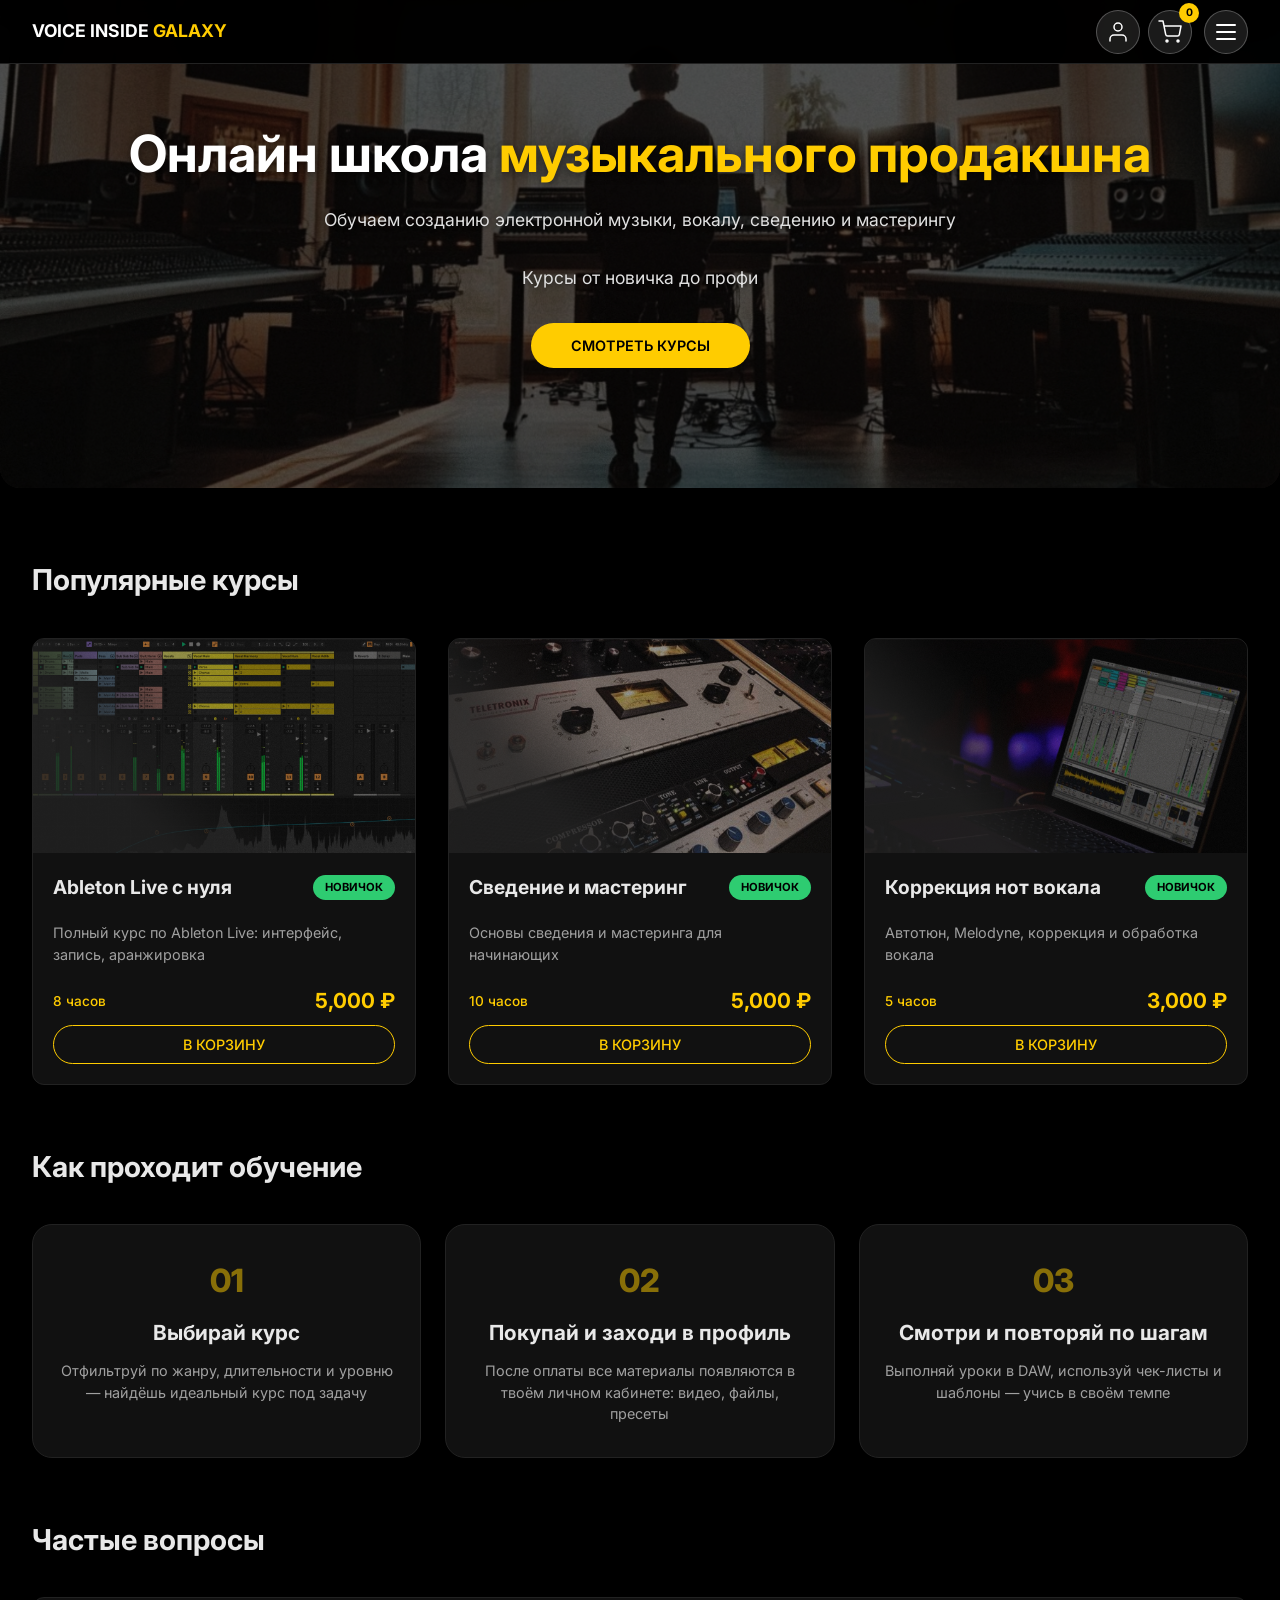
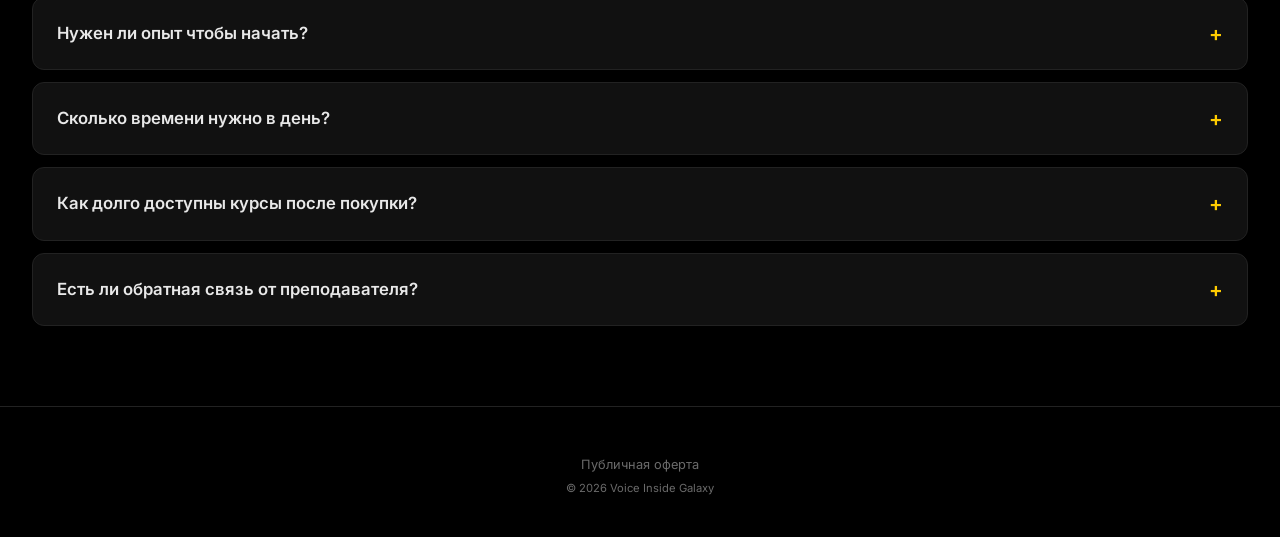
<file: index.html>
<!DOCTYPE html>
<html lang="ru">
<head>
  <meta charset="UTF-8">
  <meta name="viewport" content="width=device-width, initial-scale=1.0, maximum-scale=1.0, user-scalable=yes, viewport-fit=cover">
  <title>Voice Inside Galaxy — Онлайн школа музыкального продакшна</title>
  <link href="https://fonts.googleapis.com/css2?family=Inter:wght@300;400;500;600;700;800&display=swap" rel="stylesheet">
  <link rel="stylesheet" href="style.css">
  <style>
    .steps-section { margin: 60px 0; }
    .steps-grid { display: grid; grid-template-columns: 1fr; gap: 20px; margin-top: 30px; }
    @media (min-width: 600px) { .steps-grid { grid-template-columns: repeat(3, 1fr); gap: 24px; } }
    .step-card { background: #111; border-radius: var(--radius); border: 1px solid var(--border); padding: 24px 20px; text-align: center; transition: all 0.3s ease; cursor: pointer; }
    .step-card:hover { transform: translateY(-5px); border-color: var(--accent); }
    .step-number { font-size: 2rem; font-weight: 800; color: var(--accent); opacity: 0.5; margin-bottom: 12px; }
    .step-title { font-size: 1.2rem; font-weight: 700; margin-bottom: 12px; }
    .step-desc { font-size: 0.85rem; color: #a0a0a0; line-height: 1.5; }
    @media (min-width: 768px) { .step-card { padding: 32px 24px; } .step-title { font-size: 1.3rem; } .step-desc { font-size: 0.9rem; } }
    .faq-section { margin: 60px 0; }
    .faq-grid { display: flex; flex-direction: column; gap: 12px; }
    .faq-item { background: #111; border: 1px solid var(--border); border-radius: var(--radius-sm); overflow: hidden; transition: all 0.3s ease; }
    .faq-question { padding: 18px 20px; display: flex; justify-content: space-between; align-items: center; cursor: pointer; font-weight: 600; font-size: 1rem; transition: 0.2s; }
    .faq-question:hover { background: #1a1a1a; }
    .faq-question span:first-child { flex: 1; padding-right: 16px; }
    .faq-icon { font-size: 1.3rem; color: var(--accent); transition: transform 0.3s ease; }
    .faq-item.open .faq-icon { transform: rotate(45deg); }
    .faq-answer { max-height: 0; padding: 0 20px; overflow: hidden; transition: max-height 0.4s ease, padding 0.3s ease; color: #a0a0a0; font-size: 0.9rem; line-height: 1.6; border-top: none; }
    .faq-item.open .faq-answer { max-height: 200px; padding: 0 20px 20px 20px; border-top: 1px solid var(--border); }
    @media (min-width: 768px) { .faq-question { padding: 20px 24px; font-size: 1.05rem; } .faq-answer { font-size: 0.95rem; } }
    .profile-modal .modal-content { max-width: 500px; }
    .profile-stats { background: #1a1a1a; border-radius: var(--radius-sm); padding: 16px; margin: 16px 0; text-align: left; }
    .profile-stats p { margin: 8px 0; font-size: 0.9rem; }
    .profile-courses { max-height: 250px; overflow-y: auto; text-align: left; }
    .profile-course-item { padding: 12px 0; border-bottom: 1px solid var(--border); }
    .profile-course-name { font-size: 0.9rem; font-weight: 600; margin-bottom: 4px; }
    .profile-course-link { background: var(--accent); color: #000; padding: 6px 12px; border-radius: 40px; text-decoration: none; font-size: 0.7rem; font-weight: 600; display: inline-block; }
    .logout-btn { background: transparent; border: 1px solid var(--red); color: var(--red); padding: 8px 20px; border-radius: 40px; cursor: pointer; margin-top: 16px; font-family: inherit; }
    .logout-btn:hover { background: var(--red); color: #fff; }
    .footer-offer { color: #6a6a6a; text-decoration: none; transition: color 0.2s; }
    .footer-offer:hover { color: var(--accent); text-decoration: underline; }
    .hero { position: relative; background-image: url('osn.png'); background-size: cover; background-position: center; background-repeat: no-repeat; border-radius: var(--radius); margin: 0 -12px 30px -12px; padding: 80px 20px; }
    @media (min-width: 768px) { .hero { margin: 0 -32px 70px -32px; padding: 120px 40px; } }
    .hero::before { content: ''; position: absolute; top: 0; left: 0; right: 0; bottom: 0; background: rgba(0, 0, 0, 0.6); border-radius: var(--radius); }
    .hero h1, .hero p, .hero .btn-primary { position: relative; z-index: 1; }
    .hero h1 { color: #fff; text-shadow: 0 2px 10px rgba(0,0,0,0.5); }
    .hero p { color: #e0e0e0; text-shadow: 0 1px 5px rgba(0,0,0,0.5); }
    .level-badge { white-space: nowrap; }
    .level-pro { background: var(--accent); color: #000; }
  </style>
</head>
<body>

<div class="site-header">
  <div class="logo"><a href="index.html">VOICE INSIDE <span>GALAXY</span></a></div>
  <div class="right-group">
    <div class="profile-badge" id="profileBadge">
      <span class="profile-name" id="profileName"></span>
      <div class="profile-avatar" id="profileAvatar"></div>
    </div>
    <button class="icon-btn" id="regBtn">
      <svg width="22" height="22" viewBox="0 0 24 24" fill="none" stroke="white" stroke-width="1.5" stroke-linecap="round" stroke-linejoin="round">
        <path d="M20 21v-2a4 4 0 0 0-4-4H8a4 4 0 0 0-4 4v2"/>
        <circle cx="12" cy="7" r="4"/>
      </svg>
    </button>
    <div class="cart-icon-wrapper">
      <button class="icon-btn" id="cartIconBtn">
        <svg width="22" height="22" viewBox="0 0 24 24" fill="none" stroke="white" stroke-width="1.5" stroke-linecap="round" stroke-linejoin="round">
          <circle cx="9" cy="21" r="1"/>
          <circle cx="20" cy="21" r="1"/>
          <path d="M1 1h4l2.68 13.39a2 2 0 0 0 2 1.61h9.72a2 2 0 0 0 2-1.61L23 6H6"/>
        </svg>
      </button>
      <span class="cart-badge-overlay" id="cartCountBadge">0</span>
    </div>
    <div class="burger-btn" id="burgerBtn">
      <span></span><span></span><span></span>
    </div>
  </div>
</div>

<div class="side-menu" id="sideMenu">
  <div class="menu-header">НАВИГАЦИЯ</div>
  <ul class="menu-list">
    <li><a href="index.html">ГЛАВНАЯ</a></li>
    <li><a href="courses.html">ВСЕ КУРСЫ</a></li>
    <li><a href="about.html">О НАС</a></li>
  </ul>
  <div style="margin-top: 40px; font-size: 11px; color: #444;">© 2025</div>
</div>

<div class="cart-panel" id="cartPanel">
  <div class="cart-title"><span>КОРЗИНА</span><button class="close-cart" id="closeCartBtn">✕</button></div>
  <div class="cart-items" id="cartItemsList"><div class="empty-cart">Корзина пуста</div></div>
  <div class="cart-total" id="cartTotal">ИТОГО: 0 ₽</div>
  <button class="cart-btn-yellow" id="checkoutBtn">ОФОРМИТЬ ЗАКАЗ</button>
</div>

<div class="modal" id="regModal">
  <div class="modal-content">
    <span class="close-modal" id="closeModalBtn">&times;</span>
    <h3>РЕГИСТРАЦИЯ</h3>
    <input type="text" id="regName" placeholder="Имя">
    <input type="email" id="regEmail" placeholder="Email">
    <input type="password" id="regPassword" placeholder="Пароль">
    <button class="modal-btn" id="doRegisterBtn">СОЗДАТЬ АККАУНТ</button>
    <p style="margin-top: 12px; font-size: 0.7rem; color: #666;">Уже есть аккаунт? <a href="#" id="showLoginBtn" style="color: var(--accent);">Войти</a></p>
  </div>
</div>

<div class="modal" id="loginModal">
  <div class="modal-content">
    <span class="close-modal" id="closeLoginModalBtn">&times;</span>
    <h3>ВХОД</h3>
    <input type="email" id="loginEmail" placeholder="Email">
    <input type="password" id="loginPassword" placeholder="Пароль">
    <button class="modal-btn" id="doLoginBtn">ВОЙТИ</button>
    <p style="margin-top: 12px; font-size: 0.7rem; color: #666;">Нет аккаунта? <a href="#" id="showRegFromLoginBtn" style="color: var(--accent);">Зарегистрироваться</a></p>
  </div>
</div>

<div class="modal" id="profileModal">
  <div class="modal-content profile-modal">
    <span class="close-modal" id="closeProfileModalBtn">&times;</span>
    <h3>ЛИЧНЫЙ КАБИНЕТ</h3>
    <div class="profile-stats">
      <p><strong>Имя:</strong> <span id="profileModalName"></span></p>
      <p><strong>Email:</strong> <span id="profileModalEmail"></span></p>
      <p><strong>Куплено курсов:</strong> <span id="profileCoursesCount">0</span></p>
      <p><strong>Общий прогресс:</strong> <span id="profileProgress">0</span>%</p>
    </div>
    <div class="profile-courses" id="profileCoursesList">
      <p style="color:#666; text-align:center;">Купленные курсы появятся здесь</p>
    </div>
    <button class="logout-btn" id="logoutBtn">ВЫЙТИ</button>
  </div>
</div>

<main>
<div class="container">
  <div class="hero">
    <h1>Онлайн школа <span>музыкального продакшна</span></h1>
    <p>Обучаем созданию электронной музыки, вокалу, сведению и мастерингу<p>
<p>Курсы от новичка до профи</p>
    <button class="btn-primary" id="heroCoursesBtn">СМОТРЕТЬ КУРСЫ</button>
  </div>

  <div class="section-title">Популярные курсы</div>
  <div class="cards-grid" id="popularContainer"></div>

  <div class="steps-section">
    <div class="section-title">Как проходит обучение</div>
    <div class="steps-grid">
      <div class="step-card"><div class="step-number">01</div><div class="step-title">Выбирай курс</div><div class="step-desc">Отфильтруй по жанру, длительности и уровню — найдёшь идеальный курс под задачу</div></div>
      <div class="step-card"><div class="step-number">02</div><div class="step-title">Покупай и заходи в профиль</div><div class="step-desc">После оплаты все материалы появляются в твоём личном кабинете: видео, файлы, пресеты</div></div>
      <div class="step-card"><div class="step-number">03</div><div class="step-title">Смотри и повторяй по шагам</div><div class="step-desc">Выполняй уроки в DAW, используй чек-листы и шаблоны — учись в своём темпе</div></div>
    </div>
  </div>

  <div class="faq-section">
    <div class="section-title">Частые вопросы</div>
    <div class="faq-grid">
      <div class="faq-item"><div class="faq-question"><span>Нужен ли опыт чтобы начать?</span><span class="faq-icon">+</span></div><div class="faq-answer">Нет. Курсы для новичков начинаются с нуля — с установки DAW и первого звука. Если есть базовый опыт — есть курсы среднего и продвинутого уровня</div></div>
      <div class="faq-item"><div class="faq-question"><span>Сколько времени нужно в день?</span><span class="faq-icon">+</span></div><div class="faq-answer">Достаточно 30–60 минут в день. Уроки короткие и конкретные — без воды. Платформа сохраняет прогресс, можно учиться в любом темпе</div></div>
      <div class="faq-item"><div class="faq-question"><span>Как долго доступны курсы после покупки?</span><span class="faq-icon">+</span></div><div class="faq-answer">Пожизненный доступ. Купил один раз — смотришь сколько угодно, пересматриваешь когда нужно</div></div>
      <div class="faq-item"><div class="faq-question"><span>Есть ли обратная связь от преподавателя?</span><span class="faq-icon">+</span></div><div class="faq-answer">Да. В каждом курсе есть домашние задания, которые ты отправляешь на проверку. Продюсер лично разбирает твою работу и даёт конкретный фидбек</div></div>
    </div>
  </div>
</div>
<footer>
  <p><a href="oferta.docx" class="footer-offer" target="_blank">Публичная оферта</a></p>
  <p style="margin-top: 6px; font-size: 0.7rem;">© 2026 Voice Inside Galaxy</p>
</footer>
</main>

<script src="script.js"></script>
<script src="cart.js"></script>
<script>
  const courses = [
    {id:1,name:"Ableton Live с нуля",level:"beginner",levelName:"НОВИЧОК",price:5000,desc:"Полный курс по Ableton Live: интерфейс, запись, аранжировка",cover:"AL2.png",detailCover:"AL.png",popular:true,duration:"8 часов"},
    {id:2,name:"Сведение и мастеринг",level:"beginner",levelName:"НОВИЧОК",price:5000,desc:"Основы сведения и мастеринга для начинающих",cover:"s.png",detailCover:"s2.png",popular:true,duration:"10 часов"},
    {id:5,name:"Коррекция нот вокала",level:"beginner",levelName:"НОВИЧОК",price:3000,desc:"Автотюн, Melodyne, коррекция и обработка вокала",cover:"at.png",detailCover:"at2.png",popular:true,duration:"5 часов"},
    {id:3,name:"DnB с нуля",level:"beginner",levelName:"НОВИЧОК",price:8000,desc:"Создание drum & bass треков с нуля",cover:"dnb.png",detailCover:"dnb2.png",popular:false,duration:"12 часов"},
    {id:4,name:"Hip-hop с нуля",level:"beginner",levelName:"НОВИЧОК",price:5000,desc:"Создание trap, rap и hip-hop битов",cover:"hh.png",detailCover:"hh2.png",popular:false,duration:"9 часов"},
    {id:6,name:"Продвинутое сведение",level:"pro",levelName:"ОПЫТНЫЙ",price:10000,desc:"Профессиональные техники сведения и мастеринга",cover:"sm.png",detailCover:"sm2.png",popular:false,duration:"15 часов"}
  ];

  let currentUser = null;

  function loadUsers() { const users = localStorage.getItem('voiceGalaxyUsers'); return users ? JSON.parse(users) : []; }
  function saveUsers(users) { localStorage.setItem('voiceGalaxyUsers', JSON.stringify(users)); }
  function saveCurrentUser(user) { localStorage.setItem('voiceGalaxyCurrentUser', JSON.stringify(user)); currentUser = user; }
  function loadCurrentUser() { const user = localStorage.getItem('voiceGalaxyCurrentUser'); if (user) { currentUser = JSON.parse(user); updateProfileUI(); } }

  function updateProfileUI() {
    const badge = document.getElementById('profileBadge');
    const regBtn = document.getElementById('regBtn');
    if (currentUser) {
      if (badge) badge.classList.add('show');
      const nameSpan = document.getElementById('profileName');
      const avatarDiv = document.getElementById('profileAvatar');
      if (nameSpan) nameSpan.innerText = currentUser.name;
      if (avatarDiv) avatarDiv.innerText = currentUser.name.charAt(0).toUpperCase();
      if (regBtn) regBtn.style.display = 'none';
    } else {
      if (badge) badge.classList.remove('show');
      if (regBtn) regBtn.style.display = 'flex';
    }
  }

  function updateProfileModal() {
    if (!currentUser) return;
    document.getElementById('profileModalName').innerText = currentUser.name;
    document.getElementById('profileModalEmail').innerText = currentUser.email;
    const purchasedCourses = currentUser.purchasedCourses || [];
    document.getElementById('profileCoursesCount').innerText = purchasedCourses.length;
    let totalProgress = 0;
    if (purchasedCourses.length > 0) {
      const courseProgressValues = Object.values(currentUser.courseProgress || {});
      if (courseProgressValues.length > 0) totalProgress = Math.floor(courseProgressValues.reduce((a,b) => a + b, 0) / purchasedCourses.length);
      if (totalProgress > 100) totalProgress = 100;
    }
    document.getElementById('profileProgress').innerText = totalProgress;
    const coursesListDiv = document.getElementById('profileCoursesList');
    if (purchasedCourses.length === 0) {
      coursesListDiv.innerHTML = '<p style="color:#666; text-align:center;">Купленные курсы появятся здесь</p>';
    } else {
      let html = '';
      purchasedCourses.forEach(courseId => {
        const course = courses.find(c => c.id === courseId);
        if (course) {
          const courseProgress = currentUser.courseProgress?.[courseId] || 0;
          html += `<div class="profile-course-item"><div style="display:flex; justify-content:space-between; align-items:center; margin-bottom:8px;"><span class="profile-course-name">${course.name}</span><a href="course-detail.html?id=${course.id}" class="profile-course-link">${courseProgress === 100 ? 'ПРОЙДЕН' : 'ПРОДОЛЖИТЬ'}</a></div><div style="font-size:0.7rem; color:#666;"><span style="color:var(--accent);">Прогресс: ${courseProgress}%</span></div><div style="width:100%; height:4px; background:#333; border-radius:4px; margin-top:6px;"><div style="width:${courseProgress}%; height:4px; background:var(--accent); border-radius:4px;"></div></div></div>`;
        }
      });
      coursesListDiv.innerHTML = html;
    }
  }

  function registerUser(name, email, password) {
    const users = loadUsers();
    if (users.find(u => u.email === email)) { alert('Пользователь с таким email уже существует'); return false; }
    const newUser = { id: Date.now(), name, email, password, purchasedCourses: [], courseProgress: {}, completedLessons: 0 };
    users.push(newUser); saveUsers(users); saveCurrentUser(newUser);
    alert(`Добро пожаловать, ${name}!`); closeRegModal(); updateProfileUI();
    return true;
  }

  function loginUser(email, password) {
    const users = loadUsers();
    const user = users.find(u => u.email === email && u.password === password);
    if (user) { saveCurrentUser(user); alert(`С возвращением, ${user.name}!`); closeLoginModal(); updateProfileUI(); return true; }
    else { alert('Неверный email или пароль'); return false; }
  }

  function logoutUser() { localStorage.removeItem('voiceGalaxyCurrentUser'); currentUser = null; updateProfileUI(); closeProfileModal(); alert('Вы вышли из аккаунта'); }

  function addPurchaseToUser(courseId) {
    if (!currentUser) { alert('Войдите в аккаунт для покупки курса'); return false; }
    const users = loadUsers();
    const userIndex = users.findIndex(u => u.id === currentUser.id);
    if (userIndex !== -1) {
      if (!users[userIndex].purchasedCourses) users[userIndex].purchasedCourses = [];
      if (!users[userIndex].courseProgress) users[userIndex].courseProgress = {};
      if (!users[userIndex].purchasedCourses.includes(courseId)) {
        users[userIndex].purchasedCourses.push(courseId);
        users[userIndex].courseProgress[courseId] = 0;
        saveUsers(users);
        currentUser.purchasedCourses = users[userIndex].purchasedCourses;
        currentUser.courseProgress = users[userIndex].courseProgress;
        saveCurrentUser(currentUser);
      }
    }
    return true;
  }

  function checkout() {
    if (!currentUser) { alert('Войдите в аккаунт для оформления заказа'); openRegModal(); return; }
    if (cart.length === 0) { alert('Корзина пуста'); return; }
    cart.forEach(item => { addPurchaseToUser(item.id); });
    cart = []; saveCart(cart); updateCartUI();
    alert('Спасибо за заказ! Курсы добавлены в ваш личный кабинет.');
  }

  function renderCard(c) {
    const lvlClass = c.level === 'beginner' ? 'level-beginner' : 'level-pro';
    const coverStyle = c.cover ? `background-image: url('${c.cover}')` : 'background-color:#1a1a1a';
    return `<a href="course-detail.html?id=${c.id}" class="course-card"><div class="course-cover" style="${coverStyle};background-size:cover;background-position:center"></div><div class="course-info"><div class="course-header"><span class="course-name">${c.name}</span><span class="level-badge ${lvlClass}">${c.levelName}</span></div><div class="course-description">${c.desc}</div><div class="course-meta"><span class="course-duration">${c.duration}</span><span class="course-price">${c.price.toLocaleString()} ₽</span></div><button class="add-to-cart-btn" data-id="${c.id}" data-name="${c.name}" data-price="${c.price}">В КОРЗИНУ</button></div></a>`;
  }

  function renderPopular() {
    const popular = courses.filter(c => c.popular);
    document.getElementById('popularContainer').innerHTML = popular.map(c => renderCard(c)).join('');
    document.querySelectorAll('.add-to-cart-btn').forEach(btn => {
      btn.onclick = (e) => { e.preventDefault(); e.stopPropagation(); const id = parseInt(btn.dataset.id); const name = btn.dataset.name; const price = parseInt(btn.dataset.price); addToCart({ id, name, price }); };
    });
  }

  function initFaq() { document.querySelectorAll('.faq-item').forEach(item => { const question = item.querySelector('.faq-question'); question.addEventListener('click', () => { item.classList.toggle('open'); }); }); }

  const regModal = document.getElementById('regModal');
  const loginModal = document.getElementById('loginModal');
  const profileModal = document.getElementById('profileModal');

  function openRegModal() { if (regModal) { regModal.classList.add('active'); document.body.style.overflow = 'hidden'; } }
  function closeRegModal() { if (regModal) { regModal.classList.remove('active'); document.body.style.overflow = ''; } }
  function openLoginModal() { if (loginModal) { loginModal.classList.add('active'); document.body.style.overflow = 'hidden'; } }
  function closeLoginModal() { if (loginModal) { loginModal.classList.remove('active'); document.body.style.overflow = ''; } }
  function openProfileModal() { if (profileModal) { updateProfileModal(); profileModal.classList.add('active'); document.body.style.overflow = 'hidden'; } }
  function closeProfileModal() { if (profileModal) { profileModal.classList.remove('active'); document.body.style.overflow = ''; } }

  document.getElementById('burgerBtn').onclick = () => { if (typeof toggleSideMenu === 'function') toggleSideMenu(); };
  document.getElementById('cartIconBtn').onclick = (e) => { e.stopPropagation(); if (typeof toggleCart === 'function') toggleCart(); };
  document.getElementById('closeCartBtn').onclick = () => { if (typeof closeCart === 'function') closeCart(); };
  document.getElementById('regBtn').onclick = openRegModal;
  document.getElementById('closeModalBtn').onclick = closeRegModal;
  document.getElementById('heroCoursesBtn').onclick = () => { window.location.href = 'courses.html'; };
  document.getElementById('checkoutBtn').onclick = checkout;
  document.getElementById('profileBadge').onclick = openProfileModal;
  document.getElementById('closeProfileModalBtn').onclick = closeProfileModal;
  document.getElementById('logoutBtn').onclick = logoutUser;

  document.getElementById('doRegisterBtn').onclick = () => { const name = document.getElementById('regName').value.trim(); const email = document.getElementById('regEmail').value.trim(); const password = document.getElementById('regPassword').value; if (!name || !email || !password) alert('Заполните все поля'); else if (password.length < 4) alert('Пароль минимум 4 символа'); else registerUser(name, email, password); };
  document.getElementById('doLoginBtn').onclick = () => { const email = document.getElementById('loginEmail').value.trim(); const password = document.getElementById('loginPassword').value; loginUser(email, password); };
  document.getElementById('showLoginBtn').onclick = (e) => { e.preventDefault(); closeRegModal(); openLoginModal(); };
  document.getElementById('showRegFromLoginBtn').onclick = (e) => { e.preventDefault(); closeLoginModal(); openRegModal(); };
  document.getElementById('closeLoginModalBtn').onclick = closeLoginModal;

  window.onclick = (e) => { if (e.target === regModal) closeRegModal(); if (e.target === loginModal) closeLoginModal(); if (e.target === profileModal) closeProfileModal(); };

  renderPopular(); initFaq(); loadCurrentUser(); if (typeof updateCartUI === 'function') updateCartUI();
</script>
</body>
</html>
</file>
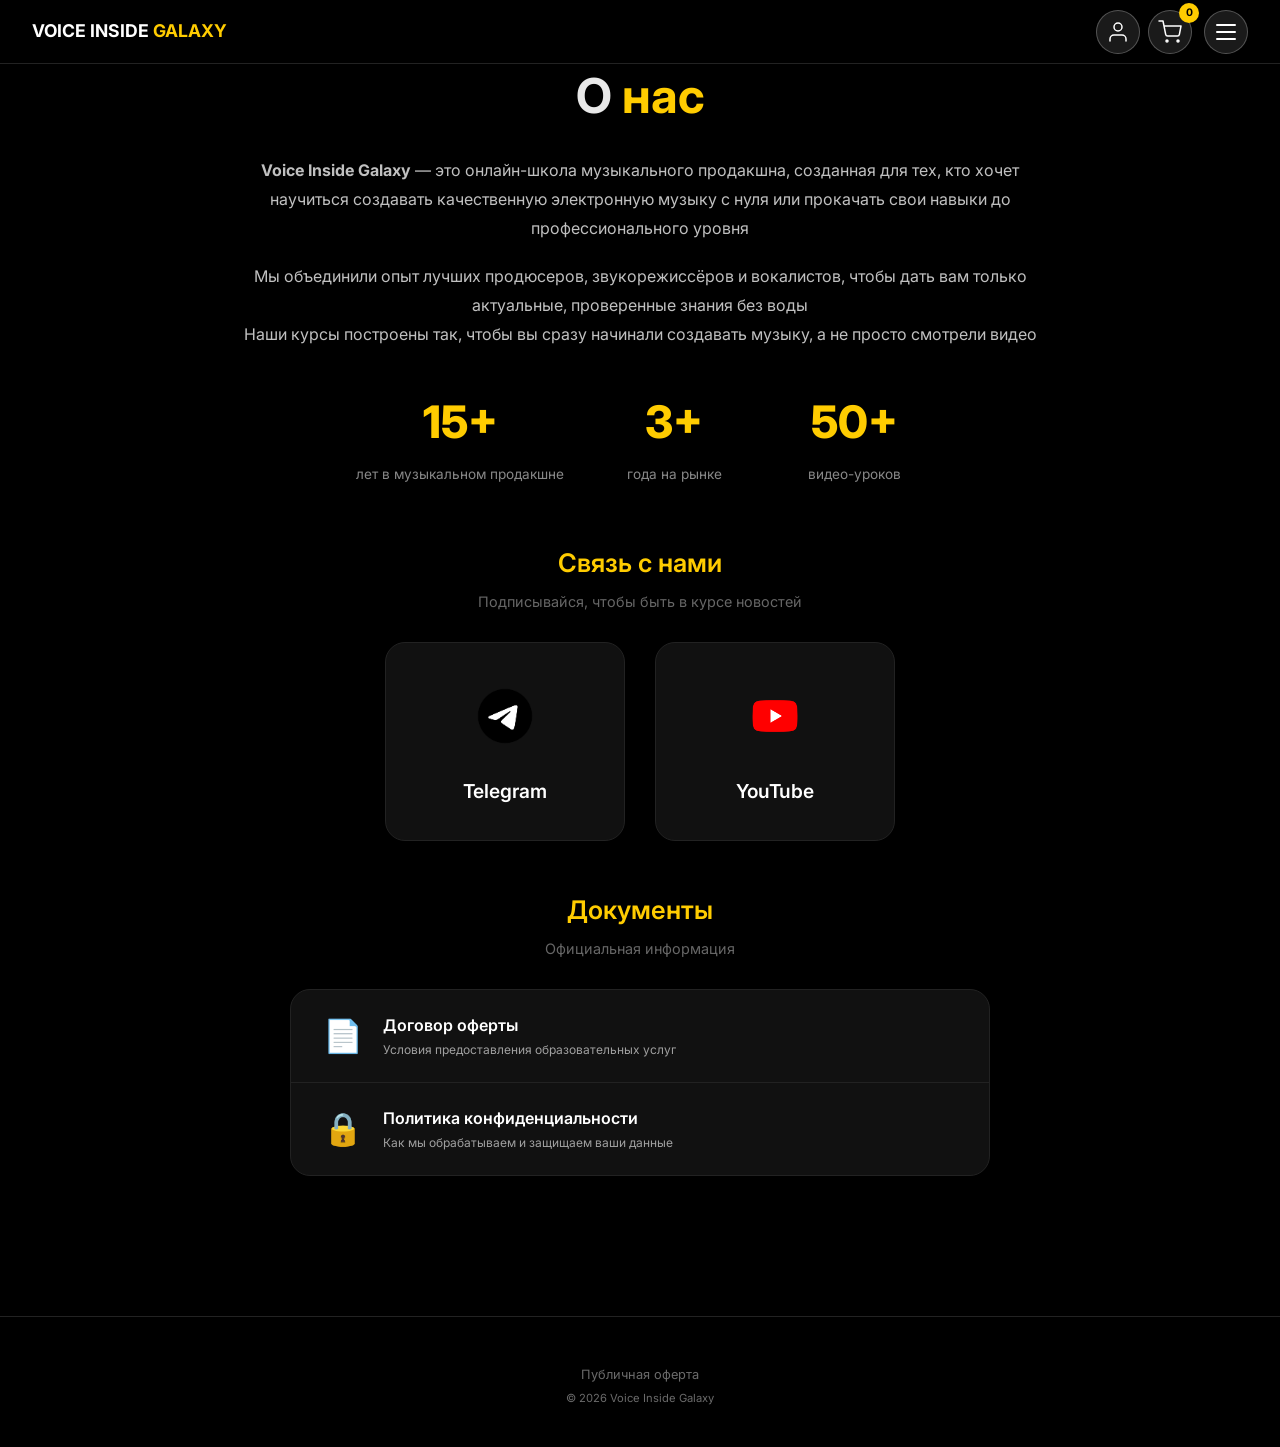
<file: about.html>
<!DOCTYPE html>
<html lang="ru">
<head>
  <meta charset="UTF-8">
  <meta name="viewport" content="width=device-width, initial-scale=1.0, maximum-scale=1.0, user-scalable=yes, viewport-fit=cover">
  <title>О нас — Voice Inside Galaxy</title>
  <link href="https://fonts.googleapis.com/css2?family=Inter:wght@300;400;500;600;700;800&display=swap" rel="stylesheet">
  <link rel="stylesheet" href="style.css">
  <style>
    .about-page { min-height: 70vh; padding: 60px 20px; }
    .about-title { font-size: 2rem; font-weight: 700; margin-bottom: 24px; text-align: center; }
    @media (min-width: 768px) { .about-title { font-size: 3rem; } }
    .about-title span { color: var(--accent); }
    .about-description {
      max-width: 800px;
      margin: 0 auto 40px;
      text-align: center;
      line-height: 1.8;
      color: #c0c0c0;
    }
    .about-stats {
      display: flex;
      justify-content: center;
      gap: 40px;
      flex-wrap: wrap;
      margin-bottom: 60px;
    }
    .stat-item {
      text-align: center;
      min-width: 140px;
    }
    .stat-number {
      font-size: 2.2rem;
      font-weight: 800;
      color: var(--accent);
    }
    @media (min-width: 768px) {
      .stat-number { font-size: 2.8rem; }
    }
    .stat-label {
      font-size: 0.85rem;
      color: #888;
      margin-top: 8px;
    }
    .section-divider {
      max-width: 800px;
      margin: 50px auto 30px;
      text-align: center;
    }
    .section-divider h2 {
      font-size: 1.6rem;
      font-weight: 600;
      margin-bottom: 8px;
    }
    .section-divider p {
      font-size: 0.9rem;
      color: #666;
    }
    .socials-grid {
      display: flex;
      gap: 30px;
      flex-wrap: wrap;
      justify-content: center;
      max-width: 600px;
      margin: 0 auto;
    }
    .social-card {
      background: var(--bg-card);
      border: 1px solid var(--border);
      border-radius: var(--radius);
      padding: 24px 32px;
      text-align: center;
      transition: 0.25s;
      text-decoration: none;
      display: block;
      min-width: 200px;
    }
    @media (min-width: 768px) {
      .social-card { padding: 28px 40px; min-width: 240px; }
    }
    .social-card:hover {
      transform: translateY(-6px);
      border-color: var(--accent);
    }
    .social-icon {
      width: 70px;
      height: 70px;
      border-radius: 20px;
      object-fit: cover;
      margin: 0 auto 16px;
      display: block;
    }
    @media (min-width: 768px) {
      .social-icon { width: 90px; height: 90px; border-radius: 24px; }
    }
    .social-name {
      font-size: 1.2rem;
      font-weight: 600;
      color: #fff;
      margin-bottom: 6px;
    }
    .docs-list {
      max-width: 700px;
      margin: 0 auto;
      background: var(--bg-card);
      border-radius: var(--radius);
      border: 1px solid var(--border);
      overflow: hidden;
    }
    .doc-item {
      padding: 18px 24px;
      border-bottom: 1px solid var(--border);
      display: flex;
      align-items: center;
      gap: 16px;
      transition: 0.2s;
      cursor: pointer;
      text-decoration: none;
      color: inherit;
    }
    @media (min-width: 768px) {
      .doc-item { padding: 22px 32px; gap: 20px; }
    }
    .doc-item:last-child { border-bottom: none; }
    .doc-item:hover { background: #1a1a1a; }
    .doc-icon { font-size: 1.6rem; }
    @media (min-width: 768px) { .doc-icon { font-size: 2rem; } }
    .doc-name { font-weight: 600; margin-bottom: 4px; color: #fff; font-size: 1rem; }
    .doc-desc { font-size: 0.75rem; color: var(--text-secondary); }
    .profile-badge {
      display: none;
      align-items: center;
      gap: 8px;
      background: rgba(255,255,255,0.1);
      padding: 4px 12px 4px 16px;
      border-radius: 40px;
      border: 1px solid rgba(255,255,255,0.25);
      cursor: pointer;
    }
    .profile-badge.show { display: flex; }
    .profile-name {
      font-size: 0.8rem;
      font-weight: 500;
      color: var(--accent);
      max-width: 100px;
      overflow: hidden;
      text-overflow: ellipsis;
      white-space: nowrap;
    }
    .profile-avatar {
      width: 28px;
      height: 28px;
      background: var(--accent);
      border-radius: 50%;
      display: flex;
      align-items: center;
      justify-content: center;
      color: #000;
      font-weight: 700;
      font-size: 0.75rem;
    }
    .footer-offer { color: #6a6a6a; text-decoration: none; }
    .footer-offer:hover { color: var(--accent); text-decoration: underline; }
  </style>
</head>
<body>

<div class="site-header">
  <div class="logo"><a href="index.html">VOICE INSIDE <span>GALAXY</span></a></div>
  <div class="right-group">
    <div class="profile-badge" id="profileBadge">
      <span class="profile-name" id="profileName"></span>
      <div class="profile-avatar" id="profileAvatar"></div>
    </div>
    <button class="icon-btn" id="regBtn">
      <svg width="22" height="22" viewBox="0 0 24 24" fill="none" stroke="white" stroke-width="1.5" stroke-linecap="round" stroke-linejoin="round">
        <path d="M20 21v-2a4 4 0 0 0-4-4H8a4 4 0 0 0-4 4v2"/>
        <circle cx="12" cy="7" r="4"/>
      </svg>
    </button>
    <div class="cart-icon-wrapper">
      <button class="icon-btn" id="cartIconBtn">
        <svg width="22" height="22" viewBox="0 0 24 24" fill="none" stroke="white" stroke-width="1.5" stroke-linecap="round" stroke-linejoin="round">
          <circle cx="9" cy="21" r="1"/>
          <circle cx="20" cy="21" r="1"/>
          <path d="M1 1h4l2.68 13.39a2 2 0 0 0 2 1.61h9.72a2 2 0 0 0 2-1.61L23 6H6"/>
        </svg>
      </button>
      <span class="cart-badge-overlay" id="cartCountBadge">0</span>
    </div>
    <div class="burger-btn" id="burgerBtn">
      <span></span><span></span><span></span>
    </div>
  </div>
</div>

<div class="side-menu" id="sideMenu">
  <div class="menu-header">НАВИГАЦИЯ</div>
  <ul class="menu-list">
    <li><a href="index.html">ГЛАВНАЯ</a></li>
    <li><a href="courses.html">ВСЕ КУРСЫ</a></li>
    <li><a href="about.html">О НАС</a></li>
  </ul>
  <div style="margin-top: 40px; font-size: 11px; color: #444;">© 2026</div>
</div>

<div class="cart-panel" id="cartPanel">
  <div class="cart-title"><span>КОРЗИНА</span><button class="close-cart" id="closeCartBtn">✕</button></div>
  <div class="cart-items" id="cartItemsList"><div class="empty-cart">Корзина пуста</div></div>
  <div class="cart-total" id="cartTotal">ИТОГО: 0 ₽</div>
  <button class="cart-btn-yellow" id="checkoutBtn">ОФОРМИТЬ ЗАКАЗ</button>
</div>

<div class="modal" id="regModal">
  <div class="modal-content">
    <span class="close-modal" id="closeModalBtn">&times;</span>
    <h3>РЕГИСТРАЦИЯ</h3>
    <input type="text" id="regName" placeholder="Имя">
    <input type="email" id="regEmail" placeholder="Email">
    <input type="password" id="regPassword" placeholder="Пароль">
    <button class="modal-btn" id="doRegisterBtn">СОЗДАТЬ АККАУНТ</button>
    <p style="margin-top: 12px; font-size: 0.7rem; color: #666;">Уже есть аккаунт? <a href="#" id="showLoginBtn" style="color: var(--accent);">Войти</a></p>
  </div>
</div>

<div class="modal" id="loginModal">
  <div class="modal-content">
    <span class="close-modal" id="closeLoginModalBtn">&times;</span>
    <h3>ВХОД</h3>
    <input type="email" id="loginEmail" placeholder="Email">
    <input type="password" id="loginPassword" placeholder="Пароль">
    <button class="modal-btn" id="doLoginBtn">ВОЙТИ</button>
    <p style="margin-top: 12px; font-size: 0.7rem; color: #666;">Нет аккаунта? <a href="#" id="showRegFromLoginBtn" style="color: var(--accent);">Зарегистрироваться</a></p>
  </div>
</div>

<div class="modal" id="profileModal">
  <div class="modal-content profile-modal">
    <span class="close-modal" id="closeProfileModalBtn">&times;</span>
    <h3>ЛИЧНЫЙ КАБИНЕТ</h3>
    <div class="profile-stats">
      <p><strong>Имя:</strong> <span id="profileModalName"></span></p>
      <p><strong>Email:</strong> <span id="profileModalEmail"></span></p>
      <p><strong>Куплено курсов:</strong> <span id="profileCoursesCount">0</span></p>
      <p><strong>Общий прогресс:</strong> <span id="profileProgress">0</span>%</p>
    </div>
    <div class="profile-courses" id="profileCoursesList">
      <p style="color:#666; text-align:center;">Купленные курсы появятся здесь</p>
    </div>
    <button class="logout-btn" id="logoutBtn">ВЫЙТИ</button>
  </div>
</div>

<main>
<div class="container">
  <div class="about-page">
    <h1 class="about-title">О <span>нас</span></h1>
    
    <div class="about-description">
      <p style="margin-bottom: 20px;"><strong>Voice Inside Galaxy</strong> — это онлайн-школа музыкального продакшна, созданная для тех, кто хочет научиться создавать качественную электронную музыку с нуля или прокачать свои навыки до профессионального уровня</p>
      <p>Мы объединили опыт лучших продюсеров, звукорежиссёров и вокалистов, чтобы дать вам только актуальные, проверенные знания без воды
<p>Наши курсы построены так, чтобы вы сразу начинали создавать музыку, а не просто смотрели видео</p>
    </div>

    <div class="about-stats">
      <div class="stat-item">
        <div class="stat-number">15+</div>
        <div class="stat-label">лет в музыкальном продакшне</div>
      </div>
      <div class="stat-item">
        <div class="stat-number">3+</div>
        <div class="stat-label">года на рынке</div>
      </div>
      <div class="stat-item">
        <div class="stat-number">50+</div>
        <div class="stat-label">видео-уроков</div>
      </div>
    </div>

    <div class="section-divider">
      <h2> <span style="color: var(--accent);">Связь с нами</span></h2>
      <p>Подписывайся, чтобы быть в курсе новостей</p>
    </div>

    <div class="socials-grid">
      <a href="https://t.me/voiceinsidegalaxy_bot" class="social-card" target="_blank">
        <img src="tg.png" class="social-icon" alt="Telegram" onerror="this.style.display='none'">
        <div class="social-name">Telegram</div>
      </a>
      <a href="https://youtube.com/@v.i.galaxy?si=m9M9PJJFvdE3QoKz" class="social-card" target="_blank">
        <img src="yt.png" class="social-icon" alt="YouTube" onerror="this.style.display='none'">
        <div class="social-name">YouTube</div>
      </a>
    </div>

    <div class="section-divider">
      <h2> <span style="color: var(--accent);">Документы</span></h2>
      <p>Официальная информация</p>
    </div>

    <div class="docs-list">
      <a href="oferta.docx" class="doc-item" target="_blank">
        <div class="doc-icon">📄</div>
        <div class="doc-info">
          <div class="doc-name">Договор оферты</div>
          <div class="doc-desc">Условия предоставления образовательных услуг</div>
        </div>
      </a>
      <a href="pol.txt" class="doc-item" target="_blank">
        <div class="doc-icon">🔒</div>
        <div class="doc-info">
          <div class="doc-name">Политика конфиденциальности</div>
          <div class="doc-desc">Как мы обрабатываем и защищаем ваши данные</div>
        </div>
      </a>
    </div>
  </div>
</div>
<footer>
  <p><a href="oferta.docx" class="footer-offer" target="_blank">Публичная оферта</a></p>
  <p style="margin-top: 6px; font-size: 0.7rem;">© 2026 Voice Inside Galaxy</p>
</footer>
</main>

<script src="script.js"></script>
<script src="cart.js"></script>
<script>
  const allCourses = [
    {id:1,name:"Ableton Live с нуля",level:"beginner",levelName:"НОВИЧОК",price:5000,desc:"Полный курс по Ableton Live",cover:"AL2.png",duration:"8 часов"},
    {id:2,name:"Сведение и мастеринг",level:"beginner",levelName:"НОВИЧОК",price:5000,desc:"Основы сведения",cover:"s.png",duration:"10 часов"},
    {id:3,name:"DnB с нуля",level:"beginner",levelName:"НОВИЧОК",price:8000,desc:"Создание DnB треков",cover:"dnb.png",duration:"12 часов"},
    {id:4,name:"Hip-hop с нуля",level:"beginner",levelName:"НОВИЧОК",price:5000,desc:"Создание битов",cover:"hh.png",duration:"9 часов"},
    {id:5,name:"Коррекция нот вокала",level:"beginner",levelName:"НОВИЧОК",price:3000,desc:"Автотюн и обработка",cover:"at.png",duration:"5 часов"},
    {id:6,name:"Продвинутое сведение",level:"pro",levelName:"ОПЫТНЫЙ",price:10000,desc:"Профессиональные техники",cover:"sm.png",duration:"15 часов"}
  ];

  let currentUser = null;

  function loadUsers() { const users = localStorage.getItem('voiceGalaxyUsers'); return users ? JSON.parse(users) : []; }
  function saveUsers(users) { localStorage.setItem('voiceGalaxyUsers', JSON.stringify(users)); }
  function saveCurrentUser(user) { localStorage.setItem('voiceGalaxyCurrentUser', JSON.stringify(user)); currentUser = user; }
  function loadCurrentUser() { const user = localStorage.getItem('voiceGalaxyCurrentUser'); if (user) { currentUser = JSON.parse(user); updateProfileUI(); } }

  function updateProfileUI() {
    const badge = document.getElementById('profileBadge'); const regBtn = document.getElementById('regBtn');
    if (currentUser) {
      if (badge) badge.classList.add('show');
      const nameSpan = document.getElementById('profileName'); const avatarDiv = document.getElementById('profileAvatar');
      if (nameSpan) nameSpan.innerText = currentUser.name;
      if (avatarDiv) avatarDiv.innerText = currentUser.name.charAt(0).toUpperCase();
      if (regBtn) regBtn.style.display = 'none';
    } else {
      if (badge) badge.classList.remove('show');
      if (regBtn) regBtn.style.display = 'flex';
    }
  }

  function updateProfileModal() {
    if (!currentUser) return;
    document.getElementById('profileModalName').innerText = currentUser.name;
    document.getElementById('profileModalEmail').innerText = currentUser.email;
    const purchasedCourses = currentUser.purchasedCourses || [];
    document.getElementById('profileCoursesCount').innerText = purchasedCourses.length;
    let totalProgress = 0;
    if (purchasedCourses.length > 0) {
      const courseProgressValues = Object.values(currentUser.courseProgress || {});
      if (courseProgressValues.length > 0) totalProgress = Math.floor(courseProgressValues.reduce((a,b) => a + b, 0) / purchasedCourses.length);
      if (totalProgress > 100) totalProgress = 100;
    }
    document.getElementById('profileProgress').innerText = totalProgress;
    const coursesListDiv = document.getElementById('profileCoursesList');
    if (purchasedCourses.length === 0) {
      coursesListDiv.innerHTML = '<p style="color:#666; text-align:center;">Купленные курсы появятся здесь</p>';
    } else {
      let html = '';
      purchasedCourses.forEach(courseId => {
        const course = allCourses.find(c => c.id === courseId);
        if (course) {
          const courseProgress = currentUser.courseProgress?.[courseId] || 0;
          html += `<div class="profile-course-item"><div style="display:flex; justify-content:space-between; align-items:center; margin-bottom:8px;"><span class="profile-course-name">${course.name}</span><a href="course-detail.html?id=${course.id}" class="profile-course-link">${courseProgress === 100 ? 'ПРОЙДЕН' : 'ПРОДОЛЖИТЬ'}</a></div><div style="font-size:0.7rem; color:#666;"><span style="color:var(--accent);">Прогресс: ${courseProgress}%</span></div><div style="width:100%; height:4px; background:#333; border-radius:4px; margin-top:6px;"><div style="width:${courseProgress}%; height:4px; background:var(--accent); border-radius:4px;"></div></div></div>`;
        }
      });
      coursesListDiv.innerHTML = html;
    }
  }

  function registerUser(name, email, password) {
    const users = loadUsers();
    if (users.find(u => u.email === email)) { alert('Пользователь с таким email уже существует'); return false; }
    const newUser = { id: Date.now(), name, email, password, purchasedCourses: [], courseProgress: {}, completedLessons: 0 };
    users.push(newUser); saveUsers(users); saveCurrentUser(newUser);
    alert(`Добро пожаловать, ${name}!`); closeRegModal(); updateProfileUI();
    return true;
  }

  function loginUser(email, password) {
    const users = loadUsers();
    const user = users.find(u => u.email === email && u.password === password);
    if (user) { saveCurrentUser(user); alert(`С возвращением, ${user.name}!`); closeLoginModal(); updateProfileUI(); return true; }
    else { alert('Неверный email или пароль'); return false; }
  }

  function logoutUser() { localStorage.removeItem('voiceGalaxyCurrentUser'); currentUser = null; updateProfileUI(); closeProfileModal(); alert('Вы вышли из аккаунта'); }

  const regModal = document.getElementById('regModal');
  const loginModal = document.getElementById('loginModal');
  const profileModal = document.getElementById('profileModal');

  function openRegModal() { if (regModal) { regModal.classList.add('active'); document.body.style.overflow = 'hidden'; } }
  function closeRegModal() { if (regModal) { regModal.classList.remove('active'); document.body.style.overflow = ''; } }
  function openLoginModal() { if (loginModal) { loginModal.classList.add('active'); document.body.style.overflow = 'hidden'; } }
  function closeLoginModal() { if (loginModal) { loginModal.classList.remove('active'); document.body.style.overflow = ''; } }
  function openProfileModal() { if (profileModal) { updateProfileModal(); profileModal.classList.add('active'); document.body.style.overflow = 'hidden'; } }
  function closeProfileModal() { if (profileModal) { profileModal.classList.remove('active'); document.body.style.overflow = ''; } }

  document.getElementById('burgerBtn').onclick = () => { if (typeof toggleSideMenu === 'function') toggleSideMenu(); };
  document.getElementById('cartIconBtn').onclick = (e) => { e.stopPropagation(); if (typeof toggleCart === 'function') toggleCart(); };
  document.getElementById('closeCartBtn').onclick = () => { if (typeof closeCart === 'function') closeCart(); };
  document.getElementById('regBtn').onclick = openRegModal;
  document.getElementById('closeModalBtn').onclick = closeRegModal;
  document.getElementById('checkoutBtn').onclick = () => { if (cart.length === 0) alert('Корзина пуста'); else alert('Спасибо за заказ! Менеджер свяжется с вами.'); };
  document.getElementById('profileBadge').onclick = openProfileModal;
  document.getElementById('closeProfileModalBtn').onclick = closeProfileModal;
  document.getElementById('logoutBtn').onclick = logoutUser;

  document.getElementById('doRegisterBtn').onclick = () => { const name = document.getElementById('regName').value.trim(); const email = document.getElementById('regEmail').value.trim(); const password = document.getElementById('regPassword').value; if (!name || !email || !password) alert('Заполните все поля'); else if (password.length < 4) alert('Пароль минимум 4 символа'); else registerUser(name, email, password); };
  document.getElementById('doLoginBtn').onclick = () => { const email = document.getElementById('loginEmail').value.trim(); const password = document.getElementById('loginPassword').value; loginUser(email, password); };
  document.getElementById('showLoginBtn').onclick = (e) => { e.preventDefault(); closeRegModal(); openLoginModal(); };
  document.getElementById('showRegFromLoginBtn').onclick = (e) => { e.preventDefault(); closeLoginModal(); openRegModal(); };
  document.getElementById('closeLoginModalBtn').onclick = closeLoginModal;

  window.onclick = (e) => { if (e.target === regModal) closeRegModal(); if (e.target === loginModal) closeLoginModal(); if (e.target === profileModal) closeProfileModal(); };

  loadCurrentUser(); if (typeof updateCartUI === 'function') updateCartUI();
</script>
</body>
</html>
</file>
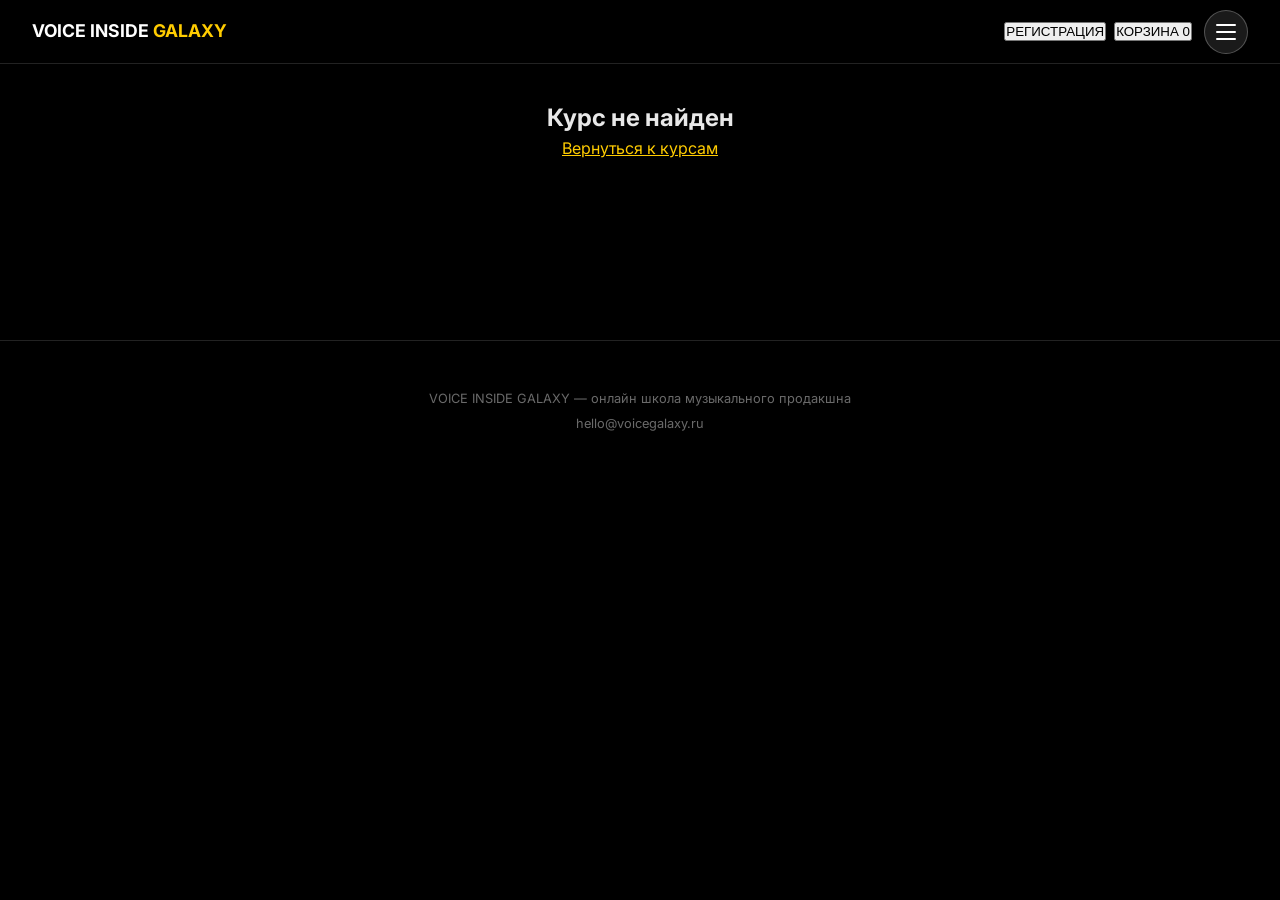
<file: Course-detail.html>
<!DOCTYPE html>
<html lang="ru">
<head>
  <meta charset="UTF-8">
  <meta name="viewport" content="width=device-width, initial-scale=1.0, maximum-scale=1.0, user-scalable=yes">
  <title>Курс — Voice Inside Galaxy</title>
  <link href="https://fonts.googleapis.com/css2?family=Inter:wght@300;400;500;600;700;800&display=swap" rel="stylesheet">
  <link rel="stylesheet" href="style.css">
  <style>
    .course-detail {
      max-width: 900px;
      margin: 0 auto;
      padding: 40px 0;
    }
    .course-detail-header {
      margin-bottom: 40px;
    }
    .course-detail-cover {
      width: 100%;
      max-height: 400px;
      object-fit: cover;
      border-radius: var(--radius);
      margin-bottom: 24px;
      background-color: #1a1a1a;
    }
    .course-detail-title {
      font-size: 2rem;
      font-weight: 700;
      margin-bottom: 16px;
    }
    .course-detail-meta {
      display: flex;
      gap: 24px;
      flex-wrap: wrap;
      margin-bottom: 24px;
    }
    .course-detail-duration {
      color: var(--accent);
      font-weight: 600;
    }
    .course-detail-price {
      font-size: 1.8rem;
      font-weight: 700;
      color: var(--accent);
      margin: 24px 0;
    }
    .course-detail-desc {
      color: #a0a0a0;
      margin-bottom: 32px;
      line-height: 1.6;
    }
    .modules-section {
      margin-top: 40px;
    }
    .modules-title {
      font-size: 1.4rem;
      font-weight: 700;
      margin-bottom: 24px;
      padding-bottom: 12px;
      border-bottom: 1px solid var(--border);
    }
    .module-item {
      margin-bottom: 32px;
      background: #111;
      border-radius: var(--radius-sm);
      padding: 20px;
      border: 1px solid var(--border);
    }
    .module-name {
      font-size: 1.2rem;
      font-weight: 600;
      color: var(--accent);
      margin-bottom: 16px;
    }
    .lesson-list {
      list-style: none;
    }
    .lesson-list li {
      color: #a0a0a0;
      padding: 8px 0;
      padding-left: 24px;
      position: relative;
      border-bottom: 1px solid #1a1a1a;
    }
    .lesson-list li:last-child { border-bottom: none; }
    .lesson-list li:before {
      content: "▹";
      color: var(--accent);
      position: absolute;
      left: 0;
    }
    .detail-add-to-cart {
      background: var(--accent);
      border: none;
      padding: 16px 32px;
      border-radius: 40px;
      font-weight: 700;
      font-size: 1.1rem;
      cursor: pointer;
      width: 100%;
      font-family: inherit;
      margin-top: 32px;
    }
    .back-link {
      display: inline-block;
      margin-bottom: 24px;
      color: var(--accent);
      text-decoration: none;
    }
    .back-link:hover { text-decoration: underline; }
    @media (max-width: 768px) {
      .course-detail { padding: 20px 0; }
      .course-detail-title { font-size: 1.5rem; }
      .modules-title { font-size: 1.2rem; }
      .module-name { font-size: 1rem; }
    }
  </style>
</head>
<body>

<div class="site-header">
  <div class="logo"><a href="index.html">VOICE INSIDE <span>GALAXY</span></a></div>
  <div class="right-group">
    <button class="header-btn" id="regBtn">РЕГИСТРАЦИЯ</button>
    <button class="header-btn" id="cartIconBtn">КОРЗИНА <span id="cartCountBadge" class="cart-badge">0</span></button>
    <div class="burger-btn" id="burgerBtn"><span></span><span></span><span></span></div>
  </div>
</div>

<div class="side-menu" id="sideMenu">
  <div class="menu-header">НАВИГАЦИЯ</div>
  <ul class="menu-list">
    <li><a href="index.html">ГЛАВНАЯ</a></li>
    <li><a href="courses.html">ВСЕ КУРСЫ</a></li>
    <li><a href="index.html#info">ИНФОРМАЦИЯ</a></li>
    <li><a href="index.html#socials">СОЦ СЕТИ</a></li>
    <li><a href="index.html#docs">ДОКУМЕНТЫ</a></li>
  </ul>
  <div style="margin-top: 40px; font-size: 11px; color: #444;">© 2025</div>
</div>

<div class="cart-panel" id="cartPanel">
  <div class="cart-title"><span>КОРЗИНА</span><button class="close-cart" id="closeCartBtn">✕</button></div>
  <div class="cart-items" id="cartItemsList"><div class="empty-cart">Корзина пуста</div></div>
  <div class="cart-total" id="cartTotal">ИТОГО: 0 ₽</div>
  <button class="cart-btn-yellow" id="checkoutBtn">ОФОРМИТЬ ЗАКАЗ</button>
</div>

<div class="modal" id="regModal">
  <div class="modal-content">
    <span class="close-modal" id="closeModalBtn">&times;</span>
    <h3>РЕГИСТРАЦИЯ</h3>
    <input type="text" id="regName" placeholder="Имя">
    <input type="email" id="regEmail" placeholder="Email">
    <input type="password" id="regPassword" placeholder="Пароль">
    <button class="modal-btn" id="doRegisterBtn">СОЗДАТЬ АККАУНТ</button>
  </div>
</div>

<main>
<div class="container">
  <div class="course-detail" id="courseDetail">
    <!-- Контент загружается через JS -->
    <div style="text-align: center; padding: 60px;">Загрузка...</div>
  </div>
</div>
<footer>
  <p>VOICE INSIDE GALAXY — онлайн школа музыкального продакшна</p>
  <p style="margin-top: 6px;">hello@voicegalaxy.ru</p>
</footer>
</main>

<script src="script.js"></script>
<script src="cart.js"></script>
<script>
  // Данные курсов с модулями
  const coursesData = [
    {
      id: 1, name: "Ableton Live с нуля", level: "beginner", levelName: "НОВИЧОК", price: 4900,
      desc: "Полный курс по Ableton Live: интерфейс, запись, аранжировка, эффекты",
      cover: "AL.png", duration: "8 часов",
      modules: [
        { name: "Модуль 1: Интерфейс и настройка", lessons: ["Обзор окон Arrangement и Session", "Настройка аудио и MIDI", "Браузер и поиск звуков"] },
        { name: "Модуль 2: Запись и редактирование", lessons: ["Запись аудио и MIDI", "Редактирование нот", "Работа с лупами и сэмплами"] },
        { name: "Модуль 3: Эффекты и обработка", lessons: ["EQ, компрессор, реверберация", "Создание эффектовых цепочек", "Return-треки"] }
      ]
    },
    {
      id: 2, name: "Сведение и мастеринг", level: "intermediate", levelName: "ОПЫТНЫЙ", price: 6900,
      desc: "Профессиональное сведение треков, работа с динамикой и частотным балансом",
      cover: null, duration: "12 часов",
      modules: [
        { name: "Модуль 1: Баланс и панорама", lessons: ["Громкостной баланс", "Панорамирование", "Проверка моно-совместимости"] },
        { name: "Модуль 2: Частотная обработка", lessons: ["Эквалайзинг", "Убираем резонансы", "Создание пространства"] },
        { name: "Модуль 3: Динамическая обработка", lessons: ["Компрессия", "Параллельная компрессия", "Мастеринг-цепочка"] }
      ]
    },
    {
      id: 3, name: "Продакшн Techno", level: "intermediate", levelName: "ОПЫТНЫЙ", price: 5900,
      desc: "Создание драйвовых техно-треков, работа с драм-машинами и синтезаторами",
      cover: null, duration: "10 часов",
      modules: [
        { name: "Модуль 1: Барабаны и ритм", lessons: ["Создание kick и bass", "Паттерны для техно", "Работа с драм-машинами"] },
        { name: "Модуль 2: Синтез и текстуры", lessons: ["Создание bassline", "Эволюция синтезатора", "Шумы и атмосфера"] },
        { name: "Модуль 3: Аранжировка", lessons: ["Структура трека", "Автоматизации", "Финальная полировка"] }
      ]
    },
    {
      id: 4, name: "Вокал в электронике", level: "beginner", levelName: "НОВИЧОК", price: 4500,
      desc: "Техники вокала для house, techno, synthwave",
      cover: null, duration: "6 часов",
      modules: [
        { name: "Модуль 1: Подготовка голоса", lessons: ["Распевки и дыхание", "Микрофонная техника", "Защита голоса"] },
        { name: "Модуль 2: Обработка вокала", lessons: ["Pitch-коррекция", "Эффекты для электронного вокала", "Вокальные chops"] },
        { name: "Модуль 3: Работа в треке", lessons: ["Запись для клубного трека", "Вокальные сэмплы"] }
      ]
    },
    {
      id: 5, name: "Звуковой дизайн", level: "pro", levelName: "ПРОФИ", price: 8900,
      desc: "Создание уникальных звуков с нуля, синтез, сэмплирование",
      cover: null, duration: "14 часов",
      modules: [
        { name: "Модуль 1: Основы синтеза", lessons: ["Субтрактивный синтез", "FM-синтез", "Wavetable и гранулярный синтез"] },
        { name: "Модуль 2: Создание патчей", lessons: ["Басы", "Лиды", "Пэды"] },
        { name: "Модуль 3: Эффекты", lessons: ["Ревёрс и глитч", "Создание переходов", "Уникальные эффекты"] }
      ]
    },
    {
      id: 6, name: "FL Studio с нуля", level: "beginner", levelName: "НОВИЧОК", price: 4900,
      desc: "Полное руководство по FL Studio для начинающих продюсеров",
      cover: null, duration: "7 часов",
      modules: [
        { name: "Модуль 1: Интерфейс", lessons: ["Step Sequencer и Piano Roll", "Playlist и микшер", "Браузер"] },
        { name: "Модуль 2: Создание бита", lessons: ["Драм-паттерны", "Мелодии", "Аранжировка"] },
        { name: "Модуль 3: Микширование", lessons: ["Эффекты и автоматизация", "Отправка на эффекты", "Экспорт"] }
      ]
    }
  ];

  function getCourseId() {
    const params = new URLSearchParams(window.location.search);
    return parseInt(params.get('id'));
  }

  function renderCourseDetail() {
    const id = getCourseId();
    const course = coursesData.find(c => c.id === id);
    
    if (!course) {
      document.getElementById('courseDetail').innerHTML = '<div style="text-align:center;padding:60px;"><h2>Курс не найден</h2><a href="courses.html" style="color:#FFCC00;">Вернуться к курсам</a></div>';
      return;
    }

    const lvlClass = course.level === 'beginner' ? 'level-beginner' : (course.level === 'intermediate' ? 'level-intermediate' : 'level-pro');
    const coverHtml = course.cover ? `<img class="course-detail-cover" src="${course.cover}" alt="${course.name}">` : '<div class="course-detail-cover" style="background:#1a1a1a; display:flex;align-items:center;justify-content:center;">📀</div>';
    
    let modulesHtml = '';
    course.modules.forEach(module => {
      const lessonsHtml = module.lessons.map(lesson => `<li>${lesson}</li>`).join('');
      modulesHtml += `
        <div class="module-item">
          <div class="module-name">${module.name}</div>
          <ul class="lesson-list">${lessonsHtml}</ul>
        </div>
      `;
    });

    const html = `
      <a href="courses.html" class="back-link">← Назад к курсам</a>
      <div class="course-detail-header">
        ${coverHtml}
        <h1 class="course-detail-title">${course.name}</h1>
        <div class="course-detail-meta">
          <span class="course-detail-duration">🕒 ${course.duration}</span>
          <span class="level-badge ${lvlClass}">${course.levelName}</span>
        </div>
        <div class="course-detail-desc">${course.desc}</div>
        <div class="course-detail-price">${course.price.toLocaleString()} ₽</div>
        <button class="detail-add-to-cart" id="detailAddToCartBtn">ДОБАВИТЬ В КОРЗИНУ</button>
      </div>
      <div class="modules-section">
        <div class="modules-title">Программа курса</div>
        ${modulesHtml}
      </div>
    `;
    
    document.getElementById('courseDetail').innerHTML = html;
    
    document.getElementById('detailAddToCartBtn').onclick = () => {
      addToCart({ id: course.id, name: course.name, price: course.price });
    };
  }

  // Обработчики
  document.getElementById('burgerBtn').onclick = toggleSideMenu;
  document.getElementById('cartIconBtn').onclick = (e) => { e.stopPropagation(); toggleCart(); };
  document.getElementById('closeCartBtn').onclick = closeCart;
  document.getElementById('regBtn').onclick = openRegModal;
  document.getElementById('closeModalBtn').onclick = closeRegModal;
  document.getElementById('checkoutBtn').onclick = () => { if(cart.length === 0) alert('Корзина пуста'); else alert('Спасибо за заказ! Менеджер свяжется с вами.'); };
  document.getElementById('doRegisterBtn').onclick = () => {
    const name = document.getElementById('regName').value.trim();
    const email = document.getElementById('regEmail').value.trim();
    const password = document.getElementById('regPassword').value;
    if (!name || !email || !password) alert('Заполните все поля');
    else if (password.length < 4) alert('Пароль минимум 4 символа');
    else { alert(`Добро пожаловать, ${name}!`); closeRegModal(); }
  };

  renderCourseDetail();
</script>
</body>
</html>
</file>
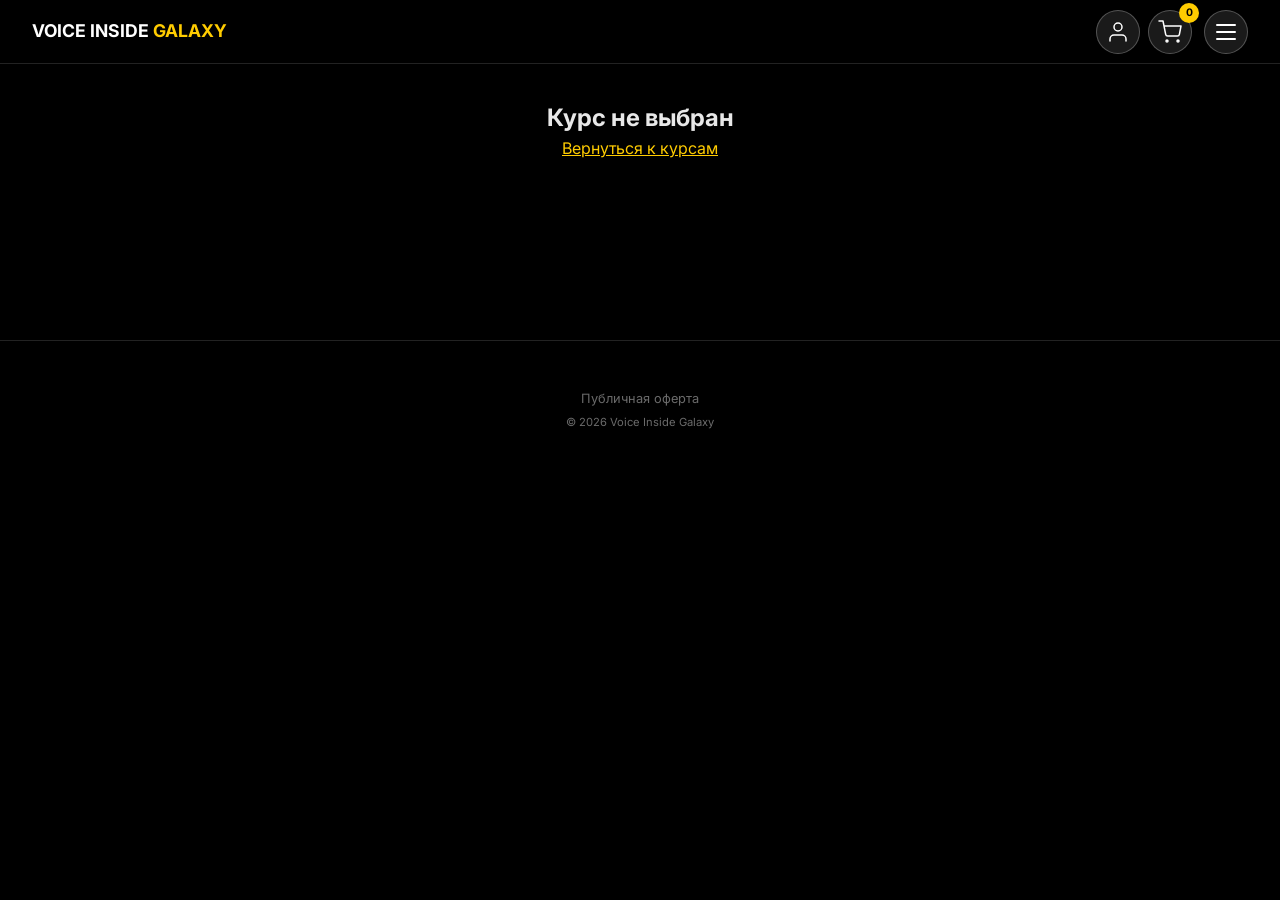
<file: course-detail.html>
<!DOCTYPE html>
<html lang="ru">
<head>
  <meta charset="UTF-8">
  <meta name="viewport" content="width=device-width, initial-scale=1.0, maximum-scale=1.0, user-scalable=yes, viewport-fit=cover">
  <title>Курс — Voice Inside Galaxy</title>
  <link href="https://fonts.googleapis.com/css2?family=Inter:wght@300;400;500;600;700;800&display=swap" rel="stylesheet">
  <link rel="stylesheet" href="style.css">
  <style>
    .course-detail { max-width: 900px; margin: 0 auto; padding: 40px 0; }
    .course-detail-header { margin-bottom: 40px; }
    .course-detail-cover { width: 100%; max-height: 400px; object-fit: cover; border-radius: var(--radius); margin-bottom: 24px; background-color: #1a1a1a; }
    .course-detail-title { font-size: 2rem; font-weight: 700; margin-bottom: 16px; }
    .course-detail-meta { display: flex; gap: 24px; flex-wrap: wrap; margin-bottom: 24px; }
    .course-detail-duration { color: var(--accent); font-weight: 600; }
    .course-detail-price { font-size: 1.8rem; font-weight: 700; color: var(--accent); margin: 24px 0; }
    .course-detail-desc { color: #a0a0a0; margin-bottom: 32px; line-height: 1.6; }
    .modules-section { margin-top: 40px; }
    .modules-title { font-size: 1.4rem; font-weight: 700; margin-bottom: 24px; padding-bottom: 12px; border-bottom: 1px solid var(--border); }
    .module-item { margin-bottom: 32px; background: #111; border-radius: var(--radius-sm); padding: 20px; border: 1px solid var(--border); }
    .module-name { font-size: 1.2rem; font-weight: 600; color: var(--accent); margin-bottom: 16px; }
    .lesson-list { list-style: none; }
    .lesson-list li { color: #a0a0a0; padding: 8px 0; padding-left: 24px; position: relative; border-bottom: 1px solid #1a1a1a; }
    .lesson-list li:last-child { border-bottom: none; }
    .lesson-list li:before { content: "▹"; color: var(--accent); position: absolute; left: 0; }
    .detail-add-to-cart { background: var(--accent); border: none; padding: 16px 32px; border-radius: 40px; font-weight: 700; font-size: 1.1rem; cursor: pointer; width: 100%; font-family: inherit; margin-top: 32px; }
    .detail-mark-progress { background: transparent; border: 1px solid var(--accent); color: var(--accent); padding: 12px; border-radius: 40px; font-weight: 600; cursor: pointer; width: 100%; font-family: inherit; margin-top: 12px; transition: all 0.2s; }
    .detail-mark-progress:hover { background: var(--accent); color: #000; }
    .back-link { display: inline-block; margin-bottom: 24px; color: var(--accent); text-decoration: none; }
    .back-link:hover { text-decoration: underline; }
    .loading, .not-found { text-align: center; padding: 60px; }
    .not-found a { color: var(--accent); }
    @media (max-width: 768px) {
      .course-detail { padding: 20px 0; }
      .course-detail-title { font-size: 1.5rem; }
      .modules-title { font-size: 1.2rem; }
      .module-name { font-size: 1rem; }
      .course-detail-price { font-size: 1.4rem; }
    }
    .profile-badge { display: none; align-items: center; gap: 8px; background: rgba(255,255,255,0.1); padding: 4px 12px 4px 16px; border-radius: 40px; border: 1px solid rgba(255,255,255,0.25); cursor: pointer; }
    .profile-badge.show { display: flex; }
    .profile-name { font-size: 0.8rem; font-weight: 500; color: var(--accent); max-width: 100px; overflow: hidden; text-overflow: ellipsis; white-space: nowrap; }
    .profile-avatar { width: 28px; height: 28px; background: var(--accent); border-radius: 50%; display: flex; align-items: center; justify-content: center; color: #000; font-weight: 700; font-size: 0.75rem; }
    .profile-modal .modal-content { max-width: 500px; }
    .profile-stats { background: #1a1a1a; border-radius: 12px; padding: 16px; margin: 16px 0; text-align: left; }
    .profile-stats p { margin: 8px 0; font-size: 0.9rem; }
    .profile-courses { max-height: 250px; overflow-y: auto; text-align: left; }
    .profile-course-item { padding: 12px 0; border-bottom: 1px solid var(--border); }
    .profile-course-name { font-size: 0.9rem; font-weight: 600; margin-bottom: 4px; }
    .profile-course-link { background: var(--accent); color: #000; padding: 6px 12px; border-radius: 40px; text-decoration: none; font-size: 0.7rem; font-weight: 600; display: inline-block; }
    .logout-btn { background: transparent; border: 1px solid var(--red); color: var(--red); padding: 8px 20px; border-radius: 40px; cursor: pointer; margin-top: 16px; }
    .logout-btn:hover { background: var(--red); color: #fff; }
    .footer-offer { color: #6a6a6a; text-decoration: none; }
    .footer-offer:hover { color: var(--accent); text-decoration: underline; }
  </style>
</head>
<body>

<div class="site-header">
  <div class="logo"><a href="index.html">VOICE INSIDE <span>GALAXY</span></a></div>
  <div class="right-group">
    <div class="profile-badge" id="profileBadge">
      <span class="profile-name" id="profileName"></span>
      <div class="profile-avatar" id="profileAvatar"></div>
    </div>
    <button class="icon-btn" id="regBtn">
      <svg width="22" height="22" viewBox="0 0 24 24" fill="none" stroke="white" stroke-width="1.5" stroke-linecap="round" stroke-linejoin="round">
        <path d="M20 21v-2a4 4 0 0 0-4-4H8a4 4 0 0 0-4 4v2"/>
        <circle cx="12" cy="7" r="4"/>
      </svg>
    </button>
    <div class="cart-icon-wrapper">
      <button class="icon-btn" id="cartIconBtn">
        <svg width="22" height="22" viewBox="0 0 24 24" fill="none" stroke="white" stroke-width="1.5" stroke-linecap="round" stroke-linejoin="round">
          <circle cx="9" cy="21" r="1"/>
          <circle cx="20" cy="21" r="1"/>
          <path d="M1 1h4l2.68 13.39a2 2 0 0 0 2 1.61h9.72a2 2 0 0 0 2-1.61L23 6H6"/>
        </svg>
      </button>
      <span class="cart-badge-overlay" id="cartCountBadge">0</span>
    </div>
    <div class="burger-btn" id="burgerBtn">
      <span></span><span></span><span></span>
    </div>
  </div>
</div>

<div class="side-menu" id="sideMenu">
  <div class="menu-header">НАВИГАЦИЯ</div>
  <ul class="menu-list">
    <li><a href="index.html">ГЛАВНАЯ</a></li>
    <li><a href="courses.html">ВСЕ КУРСЫ</a></li>
    <li><a href="socials.html">СОЦ СЕТИ</a></li>
    <li><a href="docs.html">ДОКУМЕНТЫ</a></li>
  </ul>
  <div style="margin-top: 40px; font-size: 11px; color: #444;">© 2025</div>
</div>

<div class="cart-panel" id="cartPanel">
  <div class="cart-title"><span>КОРЗИНА</span><button class="close-cart" id="closeCartBtn">✕</button></div>
  <div class="cart-items" id="cartItemsList"><div class="empty-cart">Корзина пуста</div></div>
  <div class="cart-total" id="cartTotal">ИТОГО: 0 ₽</div>
  <button class="cart-btn-yellow" id="checkoutBtn">ОФОРМИТЬ ЗАКАЗ</button>
</div>

<div class="modal" id="regModal">
  <div class="modal-content">
    <span class="close-modal" id="closeModalBtn">&times;</span>
    <h3>РЕГИСТРАЦИЯ</h3>
    <input type="text" id="regName" placeholder="Имя">
    <input type="email" id="regEmail" placeholder="Email">
    <input type="password" id="regPassword" placeholder="Пароль">
    <button class="modal-btn" id="doRegisterBtn">СОЗДАТЬ АККАУНТ</button>
    <p style="margin-top: 12px; font-size: 0.7rem; color: #666;">Уже есть аккаунт? <a href="#" id="showLoginBtn" style="color: var(--accent);">Войти</a></p>
  </div>
</div>

<div class="modal" id="loginModal">
  <div class="modal-content">
    <span class="close-modal" id="closeLoginModalBtn">&times;</span>
    <h3>ВХОД</h3>
    <input type="email" id="loginEmail" placeholder="Email">
    <input type="password" id="loginPassword" placeholder="Пароль">
    <button class="modal-btn" id="doLoginBtn">ВОЙТИ</button>
    <p style="margin-top: 12px; font-size: 0.7rem; color: #666;">Нет аккаунта? <a href="#" id="showRegFromLoginBtn" style="color: var(--accent);">Зарегистрироваться</a></p>
  </div>
</div>

<div class="modal" id="profileModal">
  <div class="modal-content profile-modal">
    <span class="close-modal" id="closeProfileModalBtn">&times;</span>
    <h3>ЛИЧНЫЙ КАБИНЕТ</h3>
    <div class="profile-stats">
      <p><strong>Имя:</strong> <span id="profileModalName"></span></p>
      <p><strong>Email:</strong> <span id="profileModalEmail"></span></p>
      <p><strong>Куплено курсов:</strong> <span id="profileCoursesCount">0</span></p>
      <p><strong>Общий прогресс:</strong> <span id="profileProgress">0</span>%</p>
    </div>
    <div class="profile-courses" id="profileCoursesList">
      <p style="color:#666; text-align:center;">Купленные курсы появятся здесь</p>
    </div>
    <button class="logout-btn" id="logoutBtn">ВЫЙТИ</button>
  </div>
</div>

<main>
<div class="container">
  <div class="course-detail" id="courseDetail">
    <div class="loading">Загрузка курса...</div>
  </div>
</div>
<footer>
  <p><a href="oferta.docx" class="footer-offer" target="_blank">Публичная оферта</a></p>
  <p style="margin-top: 6px; font-size: 0.7rem;">© 2026 Voice Inside Galaxy</p>
</footer>
</main>

<script src="script.js"></script>
<script src="cart.js"></script>
<script>
  const coursesData = [
    { id: 1, name: "Ableton Live с нуля", level: "beginner", levelName: "НОВИЧОК", price: 5000,
      desc: "Полный курс по Ableton Live: интерфейс, запись, аранжировка, эффекты",
      cover: "AL.png", duration: "8 часов",
      modules: [
        { name: "Модуль 1: Интерфейс и настройка", lessons: ["Обзор окон Arrangement и Session", "Настройка аудио и MIDI", "Браузер и поиск звуков"] },
        { name: "Модуль 2: Запись и редактирование", lessons: ["Запись аудио и MIDI", "Редактирование нот", "Работа с лупами и сэмплами"] },
        { name: "Модуль 3: Эффекты и обработка", lessons: ["EQ, компрессор, реверберация", "Создание эффектовых цепочек", "Return-треки"] }
      ]
    },
    { id: 2, name: "Сведение и мастеринг", level: "beginner", levelName: "НОВИЧОК", price: 5000,
      desc: "Основы сведения и мастеринга для начинающих",
      cover: "s2.png", duration: "10 часов",
      modules: [
        { name: "Модуль 1: Баланс и панорама", lessons: ["Громкостной баланс", "Панорамирование", "Проверка моно-совместимости"] },
        { name: "Модуль 2: Частотная обработка", lessons: ["Эквалайзинг", "Убираем резонансы", "Создание пространства"] },
        { name: "Модуль 3: Динамическая обработка", lessons: ["Компрессия", "Параллельная компрессия", "Мастеринг-цепочка"] }
      ]
    },
    { id: 3, name: "DnB с нуля", level: "beginner", levelName: "НОВИЧОК", price: 8000,
      desc: "Создание drum & bass треков с нуля",
      cover: "dnb2.png", duration: "12 часов",
      modules: [
        { name: "Модуль 1: Барабаны и ритм", lessons: ["Создание breakbeat", "Паттерны для DnB", "Работа с сэмплами"] },
        { name: "Модуль 2: Бас и синтез", lessons: ["Создание reese bass", "Модуляция", "Эволюция баса"] },
        { name: "Модуль 3: Аранжировка", lessons: ["Структура DnB трека", "Автоматизации", "Эффекты и переходы"] }
      ]
    },
    { id: 4, name: "Hip-hop с нуля", level: "beginner", levelName: "НОВИЧОК", price: 5000,
      desc: "Создание trap, rap и hip-hop битов",
      cover: "hh2.png", duration: "9 часов",
      modules: [
        { name: "Модуль 1: Барабаны", lessons: ["Trap драм-паттерны", "Бум-бэп ритмы", "Работа с 808"] },
        { name: "Модуль 2: Мелодии и семплы", lessons: ["Создание мелодий", "Работа с семплами", "Атмосфера"] },
        { name: "Модуль 3: Аранжировка", lessons: ["Структура бита", "Вокальные вставки", "Финальный микс"] }
      ]
    },
    { id: 5, name: "Коррекция нот вокала", level: "beginner", levelName: "НОВИЧОК", price: 3000,
      desc: "Автотюн, Melodyne, коррекция и обработка вокала",
      cover: "at2.png", duration: "5 часов",
      modules: [
        { name: "Модуль 1: Auto-Tune", lessons: ["Настройка Auto-Tune", "Коррекция нот", "Эффект T-Pain"] },
        { name: "Модуль 2: Melodyne", lessons: ["Импорт аудио", "Ручная коррекция", "Создание гармоний"] },
        { name: "Модуль 3: Обработка", lessons: ["Вокальные эффекты", "Сведение вокала", "Экспорт"] }
      ]
    },
    { id: 6, name: "Продвинутое сведение", level: "pro", levelName: "ОПЫТНЫЙ", price: 10000,
      desc: "Профессиональные техники сведения и мастеринга",
      cover: "sm2.png", duration: "15 часов",
      modules: [
        { name: "Модуль 1: Продвинутый баланс", lessons: ["Многодорожечная компрессия", "Параллельная обработка", "Mid/Side техники"] },
        { name: "Модуль 2: Частотный анализ", lessons: ["Спектроанализ", "Маскировка частот", "Продвинутый EQ"] },
        { name: "Модуль 3: Мастеринг", lessons: ["Мастеринг-цепочка", "Лимитинг", "Финальная проверка"] }
      ]
    }
  ];

  let currentUser = null;

  function loadUsers() { const users = localStorage.getItem('voiceGalaxyUsers'); return users ? JSON.parse(users) : []; }
  function saveUsers(users) { localStorage.setItem('voiceGalaxyUsers', JSON.stringify(users)); }
  function saveCurrentUser(user) { localStorage.setItem('voiceGalaxyCurrentUser', JSON.stringify(user)); currentUser = user; }
  function loadCurrentUser() { const user = localStorage.getItem('voiceGalaxyCurrentUser'); if (user) { currentUser = JSON.parse(user); updateProfileUI(); } }

  function updateProfileUI() {
    const badge = document.getElementById('profileBadge');
    const regBtn = document.getElementById('regBtn');
    if (currentUser) {
      if (badge) badge.classList.add('show');
      const nameSpan = document.getElementById('profileName');
      const avatarDiv = document.getElementById('profileAvatar');
      if (nameSpan) nameSpan.innerText = currentUser.name;
      if (avatarDiv) avatarDiv.innerText = currentUser.name.charAt(0).toUpperCase();
      if (regBtn) regBtn.style.display = 'none';
    } else {
      if (badge) badge.classList.remove('show');
      if (regBtn) regBtn.style.display = 'flex';
    }
  }

  function updateProfileModal() {
    if (!currentUser) return;
    document.getElementById('profileModalName').innerText = currentUser.name;
    document.getElementById('profileModalEmail').innerText = currentUser.email;
    const purchasedCourses = currentUser.purchasedCourses || [];
    document.getElementById('profileCoursesCount').innerText = purchasedCourses.length;
    let totalProgress = 0;
    if (purchasedCourses.length > 0) {
      const courseProgressValues = Object.values(currentUser.courseProgress || {});
      if (courseProgressValues.length > 0) totalProgress = Math.floor(courseProgressValues.reduce((a,b) => a + b, 0) / purchasedCourses.length);
      if (totalProgress > 100) totalProgress = 100;
    }
    document.getElementById('profileProgress').innerText = totalProgress;
    const coursesListDiv = document.getElementById('profileCoursesList');
    if (purchasedCourses.length === 0) {
      coursesListDiv.innerHTML = '<p style="color:#666; text-align:center;">Купленные курсы появятся здесь</p>';
    } else {
      let html = '';
      purchasedCourses.forEach(courseId => {
        const course = coursesData.find(c => c.id === courseId);
        if (course) {
          const courseProgress = currentUser.courseProgress?.[courseId] || 0;
          html += `<div class="profile-course-item"><div style="display:flex; justify-content:space-between; align-items:center; margin-bottom:8px;"><span class="profile-course-name">${course.name}</span><a href="course-detail.html?id=${course.id}" class="profile-course-link">${courseProgress === 100 ? 'ПРОЙДЕН' : 'ПРОДОЛЖИТЬ'}</a></div><div style="font-size:0.7rem; color:#666;"><span style="color:var(--accent);">Прогресс: ${courseProgress}%</span></div><div style="width:100%; height:4px; background:#333; border-radius:4px; margin-top:6px;"><div style="width:${courseProgress}%; height:4px; background:var(--accent); border-radius:4px;"></div></div></div>`;
        }
      });
      coursesListDiv.innerHTML = html;
    }
  }

  function registerUser(name, email, password) {
    const users = loadUsers();
    if (users.find(u => u.email === email)) { alert('Пользователь с таким email уже существует'); return false; }
    const newUser = { id: Date.now(), name, email, password, purchasedCourses: [], courseProgress: {}, completedLessons: 0 };
    users.push(newUser); saveUsers(users); saveCurrentUser(newUser);
    alert(`Добро пожаловать, ${name}!`); closeRegModal(); updateProfileUI();
    return true;
  }

  function loginUser(email, password) {
    const users = loadUsers();
    const user = users.find(u => u.email === email && u.password === password);
    if (user) { saveCurrentUser(user); alert(`С возвращением, ${user.name}!`); closeLoginModal(); updateProfileUI(); return true; }
    else { alert('Неверный email или пароль'); return false; }
  }

  function logoutUser() { localStorage.removeItem('voiceGalaxyCurrentUser'); currentUser = null; updateProfileUI(); closeProfileModal(); alert('Вы вышли из аккаунта'); }

  function saveCourseProgress(courseId) {
    if (!currentUser) { alert('Войдите в аккаунт для сохранения прогресса'); return; }
    const users = loadUsers();
    const userIndex = users.findIndex(u => u.id === currentUser.id);
    if (userIndex !== -1) {
      if (!users[userIndex].courseProgress) users[userIndex].courseProgress = {};
      const currentProgress = users[userIndex].courseProgress[courseId] || 0;
      const newProgress = Math.min(currentProgress + 10, 100);
      users[userIndex].courseProgress[courseId] = newProgress;
      users[userIndex].completedLessons = Object.values(users[userIndex].courseProgress).reduce((sum, p) => sum + Math.floor(p / 10), 0);
      saveUsers(users);
      saveCurrentUser(users[userIndex]);
      alert(`Прогресс сохранен! Текущий прогресс: ${newProgress}%`);
      renderCourseDetail(); // Обновляем страницу
    }
  }

  function addPurchaseToUser(courseId) {
    if (!currentUser) { alert('Войдите в аккаунт для покупки курса'); return false; }
    const users = loadUsers();
    const userIndex = users.findIndex(u => u.id === currentUser.id);
    if (userIndex !== -1) {
      if (!users[userIndex].purchasedCourses) users[userIndex].purchasedCourses = [];
      if (!users[userIndex].courseProgress) users[userIndex].courseProgress = {};
      if (!users[userIndex].purchasedCourses.includes(courseId)) {
        users[userIndex].purchasedCourses.push(courseId);
        users[userIndex].courseProgress[courseId] = 0;
        saveUsers(users);
        currentUser.purchasedCourses = users[userIndex].purchasedCourses;
        currentUser.courseProgress = users[userIndex].courseProgress;
        saveCurrentUser(currentUser);
      }
    }
    return true;
  }

  function checkout() {
    if (!currentUser) { alert('Войдите в аккаунт для оформления заказа'); openRegModal(); return; }
    if (cart.length === 0) { alert('Корзина пуста'); return; }
    cart.forEach(item => { addPurchaseToUser(item.id); });
    cart = []; saveCart(cart); updateCartUI();
    alert('Спасибо за заказ! Курсы добавлены в ваш личный кабинет.');
  }

  function getCourseId() { const urlParams = new URLSearchParams(window.location.search); const id = urlParams.get('id'); return id ? parseInt(id) : null; }

  function renderCourseDetail() {
    const courseId = getCourseId(); const container = document.getElementById('courseDetail');
    if (!courseId) { container.innerHTML = '<div class="not-found"><h2>Курс не выбран</h2><a href="courses.html">Вернуться к курсам</a></div>'; return; }
    const course = coursesData.find(c => c.id === courseId);
    if (!course) { container.innerHTML = '<div class="not-found"><h2>Курс не найден</h2><a href="courses.html">Вернуться к курсам</a></div>'; return; }
    const lvlClass = course.level === 'beginner' ? 'level-beginner' : 'level-pro';
    let coverHtml = course.cover ? `<img class="course-detail-cover" src="${course.cover}" alt="${course.name}" onerror="this.style.display='none'">` : '<div style="background:#1a1a1a; height:300px; display:flex; align-items:center; justify-content:center; border-radius:var(--radius); margin-bottom:24px;">Курс</div>';
    let modulesHtml = '';
    if (course.modules && course.modules.length > 0) {
      course.modules.forEach(module => { const lessonsHtml = module.lessons.map(lesson => `<li>${lesson}</li>`).join(''); modulesHtml += `<div class="module-item"><div class="module-name">${module.name}</div><ul class="lesson-list">${lessonsHtml}</ul></div>`; });
    } else { modulesHtml = '<p style="color:#a0a0a0;">Модули в разработке</p>'; }
    
    // Проверяем, куплен ли курс и прогресс
    const isPurchased = currentUser?.purchasedCourses?.includes(courseId) || false;
    const currentProgress = currentUser?.courseProgress?.[courseId] || 0;
    
    const html = `<a href="courses.html" class="back-link">← Назад к курсам</a><div class="course-detail-header">${coverHtml}<h1 class="course-detail-title">${course.name}</h1><div class="course-detail-meta"><span class="course-detail-duration">${course.duration}</span><span class="level-badge ${lvlClass}">${course.levelName}</span></div><div class="course-detail-desc">${course.desc}</div><div class="course-detail-price">${course.price.toLocaleString()} ₽</div>${!isPurchased ? `<button class="detail-add-to-cart" id="detailAddToCartBtn">ДОБАВИТЬ В КОРЗИНУ</button>` : `<div style="margin: 20px 0; padding: 16px; background: #1a1a1a; border-radius: 12px; text-align: center;"><span style="color: var(--accent); font-weight: 700;">✅ КУРС КУПЛЕН</span><div style="margin-top: 12px;"><span>Ваш прогресс: ${currentProgress}%</span><div style="width:100%; height:6px; background:#333; border-radius:4px; margin-top:8px;"><div style="width:${currentProgress}%; height:6px; background:var(--accent); border-radius:4px;"></div></div></div><button class="detail-mark-progress" id="markProgressBtn">ОТМЕТИТЬ ПРОГРЕСС (+10%)</button></div>`}</div><div class="modules-section"><div class="modules-title">Программа курса</div>${modulesHtml}</div>`;
    container.innerHTML = html;
    
    const addBtn = document.getElementById('detailAddToCartBtn');
    if (addBtn) { addBtn.onclick = () => { addToCart({ id: course.id, name: course.name, price: course.price }); }; }
    
    const markBtn = document.getElementById('markProgressBtn');
    if (markBtn) { markBtn.onclick = () => { saveCourseProgress(course.id); }; }
  }

  const regModal = document.getElementById('regModal');
  const loginModal = document.getElementById('loginModal');
  const profileModal = document.getElementById('profileModal');

  function openRegModal() { if (regModal) { regModal.classList.add('active'); document.body.style.overflow = 'hidden'; } }
  function closeRegModal() { if (regModal) { regModal.classList.remove('active'); document.body.style.overflow = ''; } }
  function openLoginModal() { if (loginModal) { loginModal.classList.add('active'); document.body.style.overflow = 'hidden'; } }
  function closeLoginModal() { if (loginModal) { loginModal.classList.remove('active'); document.body.style.overflow = ''; } }
  function openProfileModal() { if (profileModal) { updateProfileModal(); profileModal.classList.add('active'); document.body.style.overflow = 'hidden'; } }
  function closeProfileModal() { if (profileModal) { profileModal.classList.remove('active'); document.body.style.overflow = ''; } }

  document.getElementById('burgerBtn').onclick = () => { if (typeof toggleSideMenu === 'function') toggleSideMenu(); };
  document.getElementById('cartIconBtn').onclick = (e) => { e.stopPropagation(); if (typeof toggleCart === 'function') toggleCart(); };
  document.getElementById('closeCartBtn').onclick = () => { if (typeof closeCart === 'function') closeCart(); };
  document.getElementById('regBtn').onclick = openRegModal;
  document.getElementById('closeModalBtn').onclick = closeRegModal;
  document.getElementById('checkoutBtn').onclick = checkout;
  document.getElementById('profileBadge').onclick = openProfileModal;
  document.getElementById('closeProfileModalBtn').onclick = closeProfileModal;
  document.getElementById('logoutBtn').onclick = logoutUser;

  document.getElementById('doRegisterBtn').onclick = () => { const name = document.getElementById('regName').value.trim(); const email = document.getElementById('regEmail').value.trim(); const password = document.getElementById('regPassword').value; if (!name || !email || !password) alert('Заполните все поля'); else if (password.length < 4) alert('Пароль минимум 4 символа'); else registerUser(name, email, password); };
  document.getElementById('doLoginBtn').onclick = () => { const email = document.getElementById('loginEmail').value.trim(); const password = document.getElementById('loginPassword').value; loginUser(email, password); };
  document.getElementById('showLoginBtn').onclick = (e) => { e.preventDefault(); closeRegModal(); openLoginModal(); };
  document.getElementById('showRegFromLoginBtn').onclick = (e) => { e.preventDefault(); closeLoginModal(); openRegModal(); };
  document.getElementById('closeLoginModalBtn').onclick = closeLoginModal;

  window.onclick = (e) => { if (e.target === regModal) closeRegModal(); if (e.target === loginModal) closeLoginModal(); if (e.target === profileModal) closeProfileModal(); };

  document.addEventListener('DOMContentLoaded', () => { renderCourseDetail(); loadCurrentUser(); if (typeof updateCartUI === 'function') updateCartUI(); });
</script>
</body>
</html>
</file>
<file: style.css>
* {
  margin: 0;
  padding: 0;
  box-sizing: border-box;
  -webkit-tap-highlight-color: transparent;
}

body {
  background: #000000;
  color: #e8e8e8;
  font-family: 'Inter', sans-serif;
  line-height: 1.5;
  overflow-x: hidden;
}

:root {
  --accent: #FFCC00;
  --accent-hover: #ffdd44;
  --border: #222222;
  --radius: 20px;
  --radius-sm: 12px;
  --green: #2ecc71;
  --orange: #e67e22;
  --red: #e74c3c;
  --bg-card: #111111;
  --text-secondary: #a0a0a0;
}

@keyframes fadeInUp {
  from { opacity: 0; transform: translateY(30px); }
  to { opacity: 1; transform: translateY(0); }
}

@keyframes fadeIn {
  from { opacity: 0; }
  to { opacity: 1; }
}

/* Header - компактная версия */
.site-header {
  position: fixed;
  top: 0;
  left: 0;
  right: 0;
  height: 56px;
  background: rgba(0, 0, 0, 0.98);
  backdrop-filter: blur(12px);
  display: flex;
  align-items: center;
  justify-content: space-between;
  padding: 0 16px;
  z-index: 1100;
  border-bottom: 1px solid var(--border);
}

@media (min-width: 768px) {
  .site-header {
    height: 64px;
    padding: 0 32px;
  }
}

.logo a {
  font-size: 0.85rem;
  font-weight: 700;
  color: #fff;
  text-decoration: none;
  white-space: nowrap;
}

@media (min-width: 768px) {
  .logo a {
    font-size: 1.1rem;
  }
}

.logo span {
  color: var(--accent);
}

.right-group {
  display: flex;
  gap: 8px;
  align-items: center;
}

/* ========== КРУГЛЫЕ ИКОНКИ ========== */
.icon-btn {
  width: 40px;
  height: 40px;
  background: rgba(255, 255, 255, 0.1);
  border: 1px solid rgba(255, 255, 255, 0.25);
  border-radius: 50%;
  display: flex;
  align-items: center;
  justify-content: center;
  cursor: pointer;
  transition: all 0.2s ease;
  padding: 0;
  overflow: hidden;
}

@media (min-width: 768px) {
  .icon-btn {
    width: 44px;
    height: 44px;
  }
}

.icon-btn:hover {
  background: var(--accent);
  border-color: var(--accent);
  transform: translateY(-1px);
}

/* Стили для SVG иконок */
.icon-btn svg {
  width: 22px;
  height: 22px;
  stroke: white;
  stroke-width: 1.5;
  fill: none;
  transition: all 0.2s ease;
}

@media (min-width: 768px) {
  .icon-btn svg {
    width: 24px;
    height: 24px;
  }
}

.icon-btn:hover svg {
  stroke: black;
}

/* Стили для PNG иконок (если остались) */
.icon-btn img {
  width: 100%;
  height: 100%;
  object-fit: cover;
  filter: brightness(0) invert(1);
}

.icon-btn:hover img {
  filter: brightness(0);
}

/* Бургер-меню */
.burger-btn {
  width: 40px;
  height: 40px;
  background: rgba(255, 255, 255, 0.1);
  border: 1px solid rgba(255, 255, 255, 0.25);
  border-radius: 50%;
  display: flex;
  flex-direction: column;
  align-items: center;
  justify-content: center;
  gap: 4px;
  cursor: pointer;
  transition: all 0.2s ease;
  margin-left: 4px;
}

@media (min-width: 768px) {
  .burger-btn {
    width: 44px;
    height: 44px;
    gap: 5px;
  }
}

.burger-btn:hover {
  background: var(--accent);
  border-color: var(--accent);
}

.burger-btn span {
  width: 18px;
  height: 2px;
  background: #fff;
  border-radius: 2px;
}

@media (min-width: 768px) {
  .burger-btn span {
    width: 20px;
  }
}

.burger-btn:hover span {
  background: #000;
}

/* Бейдж корзины */
.cart-icon-wrapper {
  position: relative;
  display: inline-flex;
}

.cart-badge-overlay {
  position: absolute;
  top: -6px;
  right: -6px;
  background: var(--accent);
  color: #000;
  border-radius: 50%;
  padding: 2px 5px;
  font-size: 0.6rem;
  font-weight: 700;
  min-width: 18px;
  height: 18px;
  display: flex;
  align-items: center;
  justify-content: center;
}

@media (min-width: 768px) {
  .cart-badge-overlay {
    top: -7px;
    right: -7px;
    min-width: 20px;
    height: 20px;
    font-size: 0.65rem;
  }
}

/* Профиль-бейдж */
.profile-badge {
  display: none;
  align-items: center;
  gap: 8px;
  background: rgba(255, 255, 255, 0.1);
  padding: 4px 12px 4px 16px;
  border-radius: 40px;
  border: 1px solid rgba(255, 255, 255, 0.25);
  cursor: pointer;
  transition: all 0.2s ease;
}

.profile-badge.show {
  display: flex;
}

.profile-badge:hover {
  background: rgba(255, 204, 0, 0.15);
  border-color: var(--accent);
}

.profile-name {
  font-size: 0.8rem;
  font-weight: 500;
  color: var(--accent);
  max-width: 100px;
  overflow: hidden;
  text-overflow: ellipsis;
  white-space: nowrap;
}

@media (min-width: 768px) {
  .profile-name {
    font-size: 0.9rem;
    max-width: 130px;
  }
}

.profile-avatar {
  width: 28px;
  height: 28px;
  background: var(--accent);
  border-radius: 50%;
  display: flex;
  align-items: center;
  justify-content: center;
  color: #000;
  font-weight: 700;
  font-size: 0.75rem;
}

/* Side menu */
.side-menu {
  position: fixed;
  top: 56px;
  right: -100%;
  width: 280px;
  height: calc(100% - 56px);
  background: #0a0a0a;
  border-left: 1px solid var(--border);
  z-index: 1050;
  transition: right 0.3s ease;
  padding: 24px 20px;
  overflow-y: auto;
}

@media (min-width: 768px) {
  .side-menu {
    top: 64px;
    right: -340px;
    width: 320px;
    height: calc(100% - 64px);
    padding: 40px 28px;
  }
}

.side-menu.open {
  right: 0;
}

.menu-header {
  font-size: 0.7rem;
  text-transform: uppercase;
  letter-spacing: 2px;
  color: var(--text-secondary);
  margin-bottom: 24px;
  border-bottom: 1px solid var(--border);
  padding-bottom: 12px;
}

.menu-list {
  list-style: none;
}

.menu-list li {
  margin-bottom: 16px;
}

@media (min-width: 768px) {
  .menu-list li {
    margin-bottom: 24px;
  }
}

.menu-list a {
  font-size: 1rem;
  font-weight: 500;
  cursor: pointer;
  color: #fff;
  text-decoration: none;
  display: block;
  padding: 8px 0;
  transition: 0.2s;
}

@media (min-width: 768px) {
  .menu-list a {
    font-size: 1.1rem;
  }
}

.menu-list a:hover {
  color: var(--accent);
  padding-left: 8px;
}

/* Cart panel */
.cart-panel {
  position: fixed;
  top: 56px;
  right: 0;
  width: 100%;
  max-width: 360px;
  height: calc(100% - 56px);
  background: #0c0c0c;
  border-left: 1px solid var(--border);
  z-index: 1150;
  padding: 20px;
  display: none;
  flex-direction: column;
  overflow-y: auto;
}

@media (min-width: 768px) {
  .cart-panel {
    top: 72px;
    right: 20px;
    width: 360px;
    height: auto;
    max-height: 80vh;
    border-radius: var(--radius);
    border: 1px solid var(--border);
  }
}

.cart-panel.show {
  display: flex;
}

.cart-title {
  display: flex;
  justify-content: space-between;
  align-items: center;
  font-weight: 600;
  border-bottom: 1px solid #2a2a2a;
  padding-bottom: 16px;
  margin-bottom: 16px;
}

.cart-items {
  flex: 1;
  overflow-y: auto;
}

.cart-item {
  padding: 12px 0;
  border-bottom: 1px solid #1e1e1e;
  display: flex;
  justify-content: space-between;
  align-items: center;
  gap: 10px;
}

.cart-item-info {
  flex: 1;
}

.cart-item-info div:first-child {
  font-size: 0.85rem;
}

.remove-cart-item {
  background: transparent;
  border: none;
  color: #888;
  cursor: pointer;
  font-size: 1.2rem;
  padding: 5px;
}

.remove-cart-item:hover {
  color: var(--red);
}

.cart-total {
  margin-top: 20px;
  text-align: right;
  font-weight: 700;
  color: var(--accent);
  border-top: 1px solid #2a2a2a;
  padding-top: 16px;
}

.empty-cart {
  text-align: center;
  color: var(--text-secondary);
  padding: 30px 0;
}

.close-cart {
  background: none;
  border: none;
  color: #aaa;
  cursor: pointer;
  font-size: 1.2rem;
  padding: 5px;
}

.cart-btn-yellow {
  background: var(--accent);
  border: none;
  color: #000;
  padding: 12px;
  margin-top: 18px;
  font-weight: 600;
  cursor: pointer;
  border-radius: 40px;
  font-size: 0.9rem;
}

/* Modal */
.modal {
  display: none;
  position: fixed;
  top: 0;
  left: 0;
  width: 100%;
  height: 100%;
  background: rgba(0, 0, 0, 0.96);
  backdrop-filter: blur(8px);
  z-index: 2000;
  justify-content: center;
  align-items: center;
  padding: 20px;
}

.modal.active {
  display: flex;
  animation: fadeIn 0.3s ease;
}

.modal-content {
  background: #111;
  max-width: 400px;
  width: 100%;
  padding: 24px 20px;
  border-radius: var(--radius);
  border: 1px solid var(--border);
  text-align: center;
}

@media (min-width: 768px) {
  .modal-content {
    padding: 36px 32px;
  }
}

.modal-content h3 {
  margin-bottom: 20px;
  font-size: 1.3rem;
}

.modal-content input {
  width: 100%;
  padding: 12px 16px;
  margin: 10px 0;
  background: #1a1a1a;
  border: 1px solid #333;
  border-radius: 40px;
  color: #fff;
  font-family: inherit;
  font-size: 0.9rem;
}

.modal-btn {
  background: var(--accent);
  border: none;
  padding: 12px 28px;
  border-radius: 40px;
  font-weight: 600;
  cursor: pointer;
  margin-top: 12px;
  font-size: 0.9rem;
}

.close-modal {
  float: right;
  cursor: pointer;
  font-size: 1.3rem;
  color: #aaa;
}

/* Course cards */
.cards-grid {
  display: grid;
  grid-template-columns: 1fr;
  gap: 16px;
}

@media (min-width: 500px) {
  .cards-grid {
    grid-template-columns: repeat(2, 1fr);
    gap: 20px;
  }
}

@media (min-width: 800px) {
  .cards-grid {
    grid-template-columns: repeat(3, 1fr);
    gap: 24px;
  }
}

@media (min-width: 1200px) {
  .cards-grid {
    gap: 32px;
  }
}

.course-card {
  background: var(--bg-card);
  border-radius: var(--radius-sm);
  overflow: hidden;
  border: 1px solid var(--border);
  transition: all 0.25s ease;
  cursor: pointer;
  text-decoration: none;
  display: flex;
  flex-direction: column;
  color: inherit;
  height: 100%;
}

.course-card:active {
  transform: scale(0.98);
}

@media (min-width: 768px) {
  .course-card:hover {
    transform: translateY(-6px);
    border-color: var(--accent);
  }
}

.course-cover {
  width: 100%;
  aspect-ratio: 16/9;
  background-color: #1a1a1a;
  background-size: cover;
  background-position: center;
}

.course-info {
  padding: 12px;
  display: flex;
  flex-direction: column;
  flex: 1;
}

@media (min-width: 768px) {
  .course-info {
    padding: 20px;
  }
}

.course-header {
  display: flex;
  justify-content: space-between;
  align-items: center;
  margin-bottom: 8px;
  flex-wrap: wrap;
  gap: 6px;
}

.course-name {
  font-size: 0.9rem;
  font-weight: 700;
}

@media (min-width: 768px) {
  .course-name {
    font-size: 1.2rem;
  }
}

.level-badge {
  font-size: 0.55rem;
  padding: 3px 8px;
  border-radius: 40px;
  font-weight: 700;
  text-transform: uppercase;
  white-space: nowrap;
}

@media (min-width: 768px) {
  .level-badge {
    font-size: 0.7rem;
    padding: 4px 12px;
  }
}

.level-beginner {
  background: var(--green);
  color: #000;
}

.level-pro {
  background: var(--accent);
  color: #000;
}

.course-description {
  color: var(--text-secondary);
  margin: 6px 0;
  font-size: 0.7rem;
  flex: 1;
}

@media (min-width: 768px) {
  .course-description {
    margin: 12px 0;
    font-size: 0.9rem;
  }
}

.course-meta {
  display: flex;
  justify-content: space-between;
  align-items: center;
  margin: 8px 0;
}

.course-duration {
  color: var(--accent);
  font-size: 0.65rem;
  font-weight: 500;
}

@media (min-width: 768px) {
  .course-duration {
    font-size: 0.85rem;
  }
}

.course-price {
  color: var(--accent);
  font-size: 0.9rem;
  font-weight: 700;
}

@media (min-width: 768px) {
  .course-price {
    font-size: 1.3rem;
  }
}

.add-to-cart-btn {
  background: transparent;
  border: 1px solid var(--accent);
  padding: 6px 12px;
  border-radius: 40px;
  font-weight: 500;
  cursor: pointer;
  color: var(--accent);
  width: 100%;
  font-family: inherit;
  font-size: 0.7rem;
  margin-top: auto;
  transition: all 0.2s ease;
}

@media (min-width: 768px) {
  .add-to-cart-btn {
    padding: 10px 24px;
    font-size: 0.9rem;
  }
}

.add-to-cart-btn:active {
  transform: scale(0.97);
}

.add-to-cart-btn:hover {
  background: var(--accent);
  color: #000;
}

/* Container */
.container {
  max-width: 1280px;
  margin: 0 auto;
  padding: 0 12px;
}

@media (min-width: 768px) {
  .container {
    padding: 0 32px;
  }
}

/* Hero с фоновым изображением */
.hero {
  position: relative;
  text-align: center;
  margin-bottom: 30px;
  padding: 80px 20px;
  background-image: url('osn.png');
  background-size: cover;
  background-position: center;
  background-repeat: no-repeat;
  background-color: #111111;
  border-radius: var(--radius);
  margin-left: -12px;
  margin-right: -12px;
  overflow: hidden;
}

@media (min-width: 768px) {
  .hero {
    margin-bottom: 70px;
    padding: 120px 40px;
    margin-left: -32px;
    margin-right: -32px;
  }
}

.hero::before {
  content: '';
  position: absolute;
  top: 0;
  left: 0;
  right: 0;
  bottom: 0;
  background: rgba(0, 0, 0, 0.6);
  border-radius: var(--radius);
  z-index: 0;
}

.hero h1, .hero p, .hero .btn-primary {
  position: relative;
  z-index: 1;
}

.hero h1 {
  font-size: 1.5rem;
  font-weight: 700;
  margin-bottom: 12px;
  line-height: 1.3;
  color: #fff;
  text-shadow: 0 2px 10px rgba(0,0,0,0.5);
}

@media (min-width: 768px) {
  .hero h1 {
    font-size: 3.2rem;
    margin-bottom: 20px;
  }
}

.hero h1 span {
  color: var(--accent);
}

.hero p {
  font-size: 0.8rem;
  color: #e0e0e0;
  max-width: 680px;
  margin: 0 auto 20px;
  padding: 0 10px;
  text-shadow: 0 1px 5px rgba(0,0,0,0.5);
}

@media (min-width: 768px) {
  .hero p {
    font-size: 1.1rem;
    margin: 0 auto 32px;
  }
}

.btn-primary {
  background: var(--accent);
  border: none;
  padding: 10px 20px;
  border-radius: 40px;
  font-weight: 600;
  cursor: pointer;
  font-family: inherit;
  font-size: 0.8rem;
  transition: all 0.2s ease;
}

@media (min-width: 768px) {
  .btn-primary {
    padding: 14px 40px;
    font-size: 0.9rem;
  }
}

.btn-primary:hover {
  background: var(--accent-hover);
  transform: translateY(-2px);
}

.section-title {
  font-size: 1.2rem;
  font-weight: 700;
  margin-bottom: 16px;
}

@media (min-width: 768px) {
  .section-title {
    font-size: 1.8rem;
    margin-bottom: 36px;
  }
}

/* Steps */
.steps-section {
  margin: 60px 0;
}

.steps-grid {
  display: grid;
  grid-template-columns: 1fr;
  gap: 20px;
  margin-top: 30px;
}

@media (min-width: 600px) {
  .steps-grid {
    grid-template-columns: repeat(3, 1fr);
    gap: 24px;
  }
}

.step-card {
  background: var(--bg-card);
  border-radius: var(--radius);
  border: 1px solid var(--border);
  padding: 24px 20px;
  text-align: center;
  transition: all 0.3s ease;
  cursor: pointer;
}

.step-card:hover {
  transform: translateY(-5px);
  border-color: var(--accent);
}

.step-number {
  font-size: 2rem;
  font-weight: 800;
  color: var(--accent);
  opacity: 0.5;
  margin-bottom: 12px;
}

.step-title {
  font-size: 1.2rem;
  font-weight: 700;
  margin-bottom: 12px;
}

.step-desc {
  font-size: 0.85rem;
  color: var(--text-secondary);
  line-height: 1.5;
}

@media (min-width: 768px) {
  .step-card {
    padding: 32px 24px;
  }
  .step-title {
    font-size: 1.3rem;
  }
  .step-desc {
    font-size: 0.9rem;
  }
}

/* FAQ */
.faq-section {
  margin: 60px 0;
}

.faq-grid {
  display: flex;
  flex-direction: column;
  gap: 12px;
}

.faq-item {
  background: var(--bg-card);
  border: 1px solid var(--border);
  border-radius: var(--radius-sm);
  overflow: hidden;
  transition: all 0.3s ease;
}

.faq-question {
  padding: 18px 20px;
  display: flex;
  justify-content: space-between;
  align-items: center;
  cursor: pointer;
  font-weight: 600;
  font-size: 1rem;
  transition: 0.2s;
}

.faq-question:hover {
  background: #1a1a1a;
}

.faq-question span:first-child {
  flex: 1;
  padding-right: 16px;
}

.faq-icon {
  font-size: 1.3rem;
  color: var(--accent);
  transition: transform 0.3s ease;
}

.faq-item.open .faq-icon {
  transform: rotate(45deg);
}

.faq-answer {
  max-height: 0;
  padding: 0 20px;
  overflow: hidden;
  transition: max-height 0.4s ease, padding 0.3s ease;
  color: var(--text-secondary);
  font-size: 0.9rem;
  line-height: 1.6;
  border-top: none;
}

.faq-item.open .faq-answer {
  max-height: 200px;
  padding: 0 20px 20px 20px;
  border-top: 1px solid var(--border);
}

@media (min-width: 768px) {
  .faq-question {
    padding: 20px 24px;
    font-size: 1.05rem;
  }
  .faq-answer {
    font-size: 0.95rem;
  }
}

/* Profile modal */
.profile-modal .modal-content {
  max-width: 500px;
}

.profile-stats {
  background: #1a1a1a;
  border-radius: var(--radius-sm);
  padding: 16px;
  margin: 16px 0;
  text-align: left;
}

.profile-stats p {
  margin: 8px 0;
  font-size: 0.9rem;
}

.profile-courses {
  max-height: 200px;
  overflow-y: auto;
  text-align: left;
}

.profile-course-item {
  padding: 10px 0;
  border-bottom: 1px solid var(--border);
  display: flex;
  justify-content: space-between;
  align-items: center;
}

.profile-course-name {
  font-size: 0.85rem;
}

.profile-course-status {
  font-size: 0.7rem;
  color: var(--accent);
}

.logout-btn {
  background: transparent;
  border: 1px solid var(--red);
  color: var(--red);
  padding: 8px 20px;
  border-radius: 40px;
  cursor: pointer;
  margin-top: 16px;
  font-family: inherit;
}

.logout-btn:hover {
  background: var(--red);
  color: #fff;
}

/* Footer */
footer {
  text-align: center;
  padding: 24px 0 20px;
  border-top: 1px solid var(--border);
  margin-top: 40px;
  color: #6a6a6a;
  font-size: 0.65rem;
}

@media (min-width: 768px) {
  footer {
    padding: 48px 0 40px;
    margin-top: 80px;
    font-size: 0.8rem;
  }
}

.footer-offer {
  color: #6a6a6a;
  text-decoration: none;
  transition: color 0.2s;
}

.footer-offer:hover {
  color: var(--accent);
  text-decoration: underline;
}

/* Socials page */
.socials-page {
  min-height: 70vh;
  padding: 60px 20px;
}

.socials-title {
  font-size: 1.5rem;
  font-weight: 700;
  margin-bottom: 16px;
  text-align: center;
}

@media (min-width: 768px) {
  .socials-title {
    font-size: 2.5rem;
  }
}

.socials-title span {
  color: var(--accent);
}

.socials-grid {
  display: flex;
  gap: 20px;
  flex-wrap: wrap;
  justify-content: center;
  max-width: 600px;
  margin: 0 auto;
}

.social-card {
  background: var(--bg-card);
  border: 1px solid var(--border);
  border-radius: var(--radius);
  padding: 20px 24px;
  text-align: center;
  transition: 0.25s;
  text-decoration: none;
  display: block;
  min-width: 180px;
}

@media (min-width: 768px) {
  .social-card {
    padding: 24px 32px;
    min-width: 220px;
  }
}

.social-card:hover {
  transform: translateY(-6px);
  border-color: var(--accent);
}

.social-icon {
  width: 60px;
  height: 60px;
  border-radius: 16px;
  object-fit: cover;
  margin: 0 auto 16px;
  display: block;
}

@media (min-width: 768px) {
  .social-icon {
    width: 80px;
    height: 80px;
    border-radius: 20px;
  }
}

.social-name {
  font-size: 1.1rem;
  font-weight: 600;
  color: #fff;
  margin-bottom: 8px;
}

@media (min-width: 768px) {
  .social-name {
    font-size: 1.3rem;
  }
}

/* Docs page */
.docs-page {
  min-height: 70vh;
  padding: 60px 20px;
}

.docs-title {
  font-size: 1.5rem;
  font-weight: 700;
  margin-bottom: 16px;
  text-align: center;
}

@media (min-width: 768px) {
  .docs-title {
    font-size: 2.5rem;
  }
}

.docs-title span {
  color: var(--accent);
}

.docs-list {
  max-width: 800px;
  margin: 0 auto;
  background: var(--bg-card);
  border-radius: var(--radius);
  border: 1px solid var(--border);
  overflow: hidden;
}

.doc-item {
  padding: 16px 20px;
  border-bottom: 1px solid var(--border);
  display: flex;
  align-items: center;
  gap: 12px;
  transition: 0.2s;
  cursor: pointer;
  text-decoration: none;
  color: inherit;
}

@media (min-width: 768px) {
  .doc-item {
    padding: 20px 28px;
    gap: 16px;
  }
}

.doc-item:last-child {
  border-bottom: none;
}

.doc-item:hover {
  background: #1a1a1a;
}

.doc-icon {
  font-size: 1.4rem;
}

@media (min-width: 768px) {
  .doc-icon {
    font-size: 1.8rem;
  }
}

.doc-name {
  font-weight: 600;
  margin-bottom: 4px;
  color: #fff;
}

.doc-desc {
  font-size: 0.7rem;
  color: var(--text-secondary);
}

@media (min-width: 768px) {
  .doc-desc {
    font-size: 0.8rem;
  }
}
</file>
